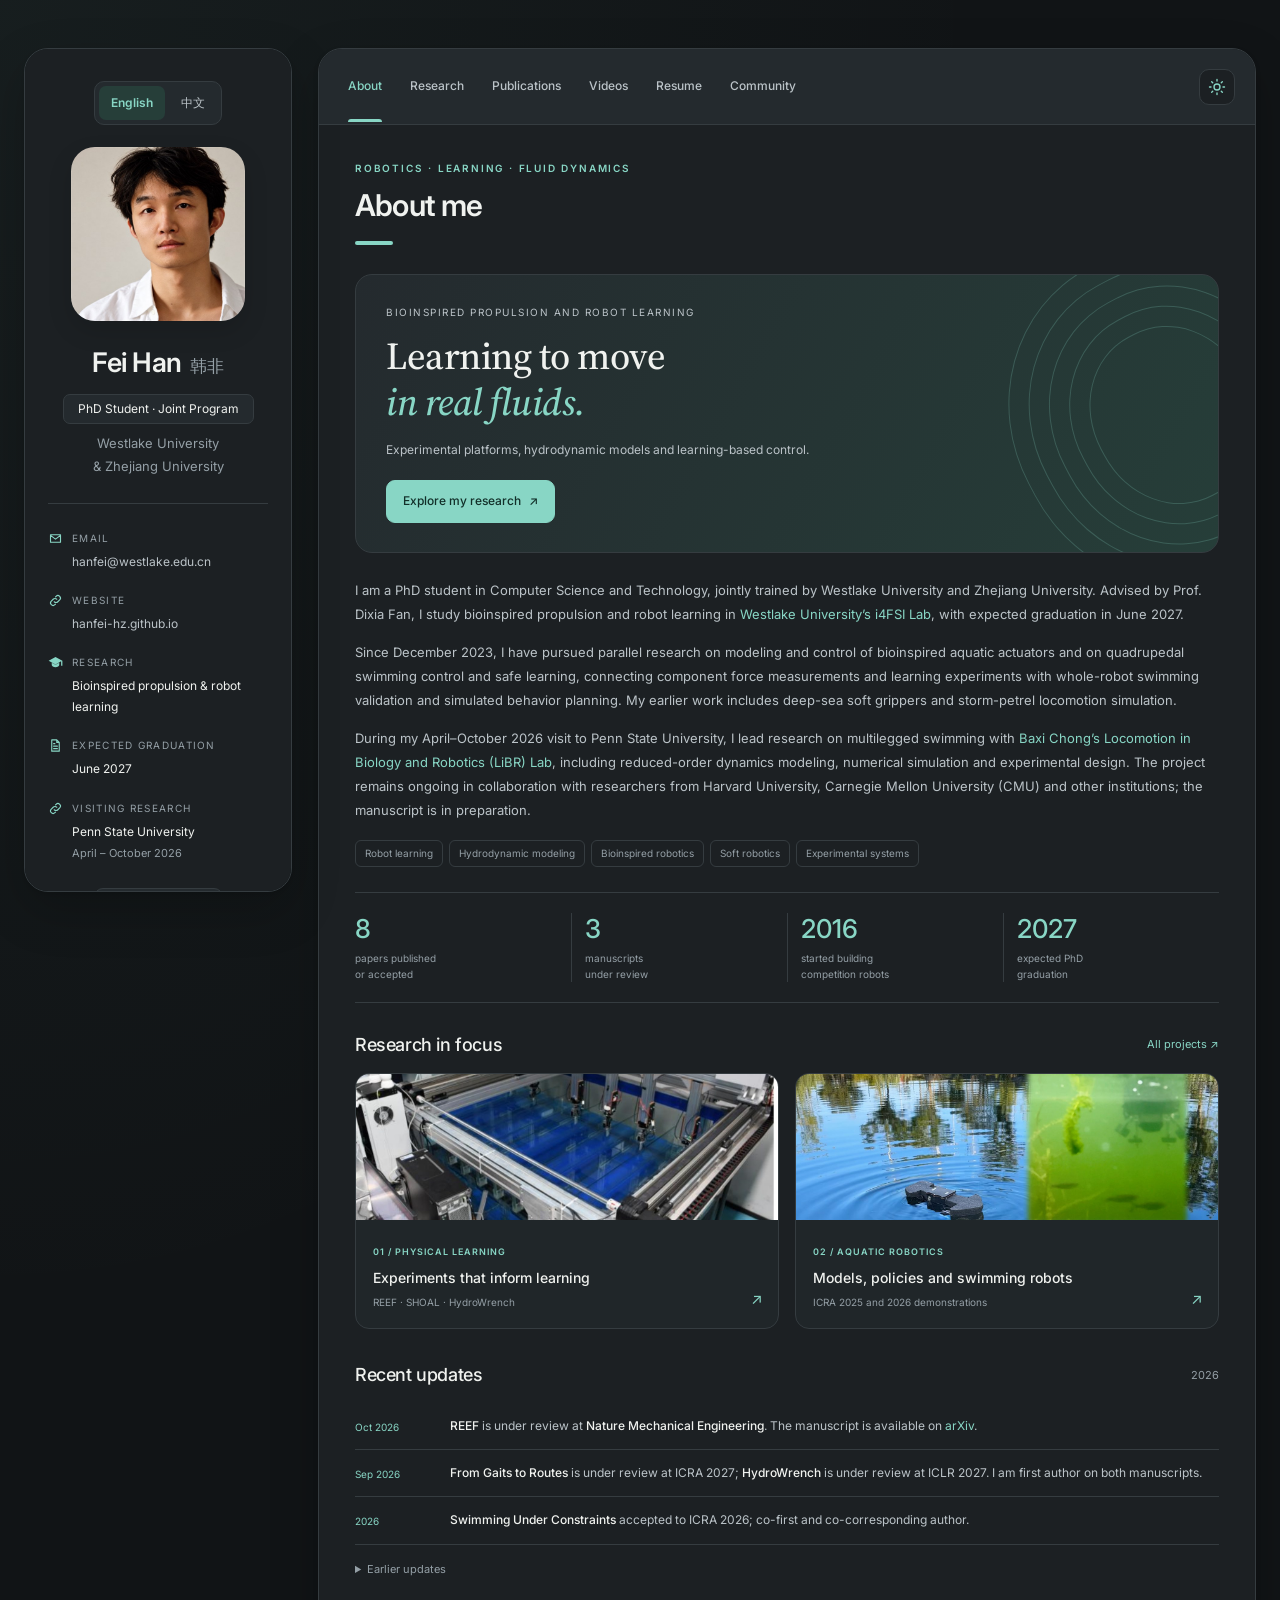
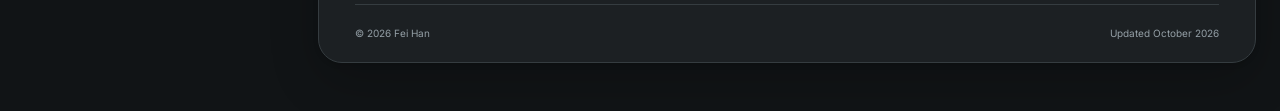
<file: index.html>
<!DOCTYPE html>
<html lang="en"><head><meta charset="UTF-8"><meta name="viewport" content="width=device-width, initial-scale=1.0">
<title>Fei Han · Robot Learning and Bioinspired Robotics</title><meta name="description" content="Fei Han, PhD student jointly trained by Westlake University and Zhejiang University. Bioinspired propulsion, robot learning, hydrodynamic modeling and soft robotics. Expected graduation: June 2027."><meta property="og:title" content="Fei Han · Robotics Research"><meta property="og:description" content="Fei Han, PhD student jointly trained by Westlake University and Zhejiang University. Bioinspired propulsion, robot learning, hydrodynamic modeling and soft robotics. Expected graduation: June 2027."><meta property="og:image" content="https://hanfei-hz.github.io/assets/img/shoal.jpg"><meta property="og:url" content="https://hanfei-hz.github.io/"><meta property="og:locale" content="en_US">
<link rel="canonical" href="https://hanfei-hz.github.io/"><link rel="alternate" hreflang="en" href="https://hanfei-hz.github.io/"><link rel="alternate" hreflang="zh-CN" href="https://hanfei-hz.github.io/zh.html"><link rel="alternate" hreflang="x-default" href="https://hanfei-hz.github.io/"><link rel="icon" href="./assets/favicon.svg" type="image/svg+xml">
<script>document.documentElement.dataset.theme='dark';try{var t=localStorage.getItem('theme');if(t==='light'||t==='dark')document.documentElement.dataset.theme=t;}catch(e){}</script>
<script src="./assets/js/language.js?v=20261021"></script>
<link rel="preconnect" href="https://fonts.googleapis.com"><link rel="preconnect" href="https://fonts.gstatic.com" crossorigin><link href="https://fonts.googleapis.com/css2?family=Inter:wght@400;500;600;700&family=Source+Serif+4:opsz,wght@8..60,500;8..60,600&display=swap" rel="stylesheet"><link rel="stylesheet" href="./assets/css/main.css?v=20261021"></head>
<body><a class="skip-link" href="#about">Skip to content</a><svg width="0" height="0" style="position:absolute" aria-hidden="true">
    <symbol id="i-mail" viewBox="0 0 24 24"><path fill="none" stroke="currentColor" stroke-width="1.8" stroke-linecap="round" stroke-linejoin="round" d="M4 6h16v12H4z M4 7l8 6 8-6"/></symbol>
    <symbol id="i-scholar" viewBox="0 0 24 24"><path fill="currentColor" d="M12 3 1 9l11 6 9-4.9V17h2V9L12 3zm-6 9.2V16c0 1.7 2.7 3.5 6 3.5s6-1.8 6-3.5v-3.8l-6 3.3-6-3.3z"/></symbol>
    <symbol id="i-github" viewBox="0 0 24 24"><path fill="currentColor" d="M12 2a10 10 0 0 0-3.2 19.5c.5.1.7-.2.7-.5v-1.7c-2.8.6-3.4-1.3-3.4-1.3-.5-1.2-1.1-1.5-1.1-1.5-.9-.6.1-.6.1-.6 1 .1 1.5 1 1.5 1 .9 1.6 2.4 1.1 3 .9.1-.7.4-1.1.6-1.4-2.2-.3-4.6-1.1-4.6-5 0-1.1.4-2 1-2.7-.1-.3-.4-1.3.1-2.7 0 0 .8-.3 2.7 1a9.4 9.4 0 0 1 5 0c1.9-1.3 2.7-1 2.7-1 .5 1.4.2 2.4.1 2.7.6.7 1 1.6 1 2.7 0 3.9-2.4 4.7-4.6 5 .4.3.7.9.7 1.9V21c0 .3.2.6.7.5A10 10 0 0 0 12 2z"/></symbol>
    <symbol id="i-rg" viewBox="0 0 24 24"><path fill="currentColor" d="M3 3h18v18H3V3zm5.3 4.2c-1.7 0-2.6.9-2.6 2.9v4.7c0 1.4.5 2 1.6 2h1.6v-1.2h-.9c-.6 0-.8-.3-.8-1v-4.4c0-1.3.4-1.8 1.2-1.8.7 0 1 .4 1 1.2V17h1.5V9.9c0-1.8-.8-2.7-2.6-2.7zm6.8 0c-1.6 0-2.5.9-2.5 2.6v4.6c0 1.8.9 2.7 2.5 2.7s2.5-.9 2.5-2.7v-2.1h-2.4v1.1h1v1.1c0 .9-.4 1.3-1.1 1.3s-1.1-.4-1.1-1.3V9.8c0-.9.4-1.3 1.1-1.3s1.1.4 1.1 1.3v.6h1.4v-.6c0-1.7-.9-2.6-2.5-2.6z"/></symbol>
    <symbol id="i-cv" viewBox="0 0 24 24"><path fill="none" stroke="currentColor" stroke-width="1.8" stroke-linecap="round" stroke-linejoin="round" d="M14 3H6v18h12V7l-4-4zm0 0v4h4M9 13h6M9 17h6M9 9h2"/></symbol>
    <symbol id="i-pdf" viewBox="0 0 24 24"><path fill="none" stroke="currentColor" stroke-width="1.8" stroke-linecap="round" stroke-linejoin="round" d="M14 3H6v18h12V7l-4-4zm0 0v4h4"/></symbol>
    <symbol id="i-link" viewBox="0 0 24 24"><path fill="none" stroke="currentColor" stroke-width="1.8" stroke-linecap="round" stroke-linejoin="round" d="M10 14a4 4 0 0 0 5.7 0l3-3a4 4 0 0 0-5.7-5.7l-1 1M14 10a4 4 0 0 0-5.7 0l-3 3a4 4 0 0 0 5.7 5.7l1-1"/></symbol>
    <symbol id="i-play" viewBox="0 0 24 24"><path fill="currentColor" d="M8 5v14l11-7z"/></symbol>
    <symbol id="i-code" viewBox="0 0 24 24"><path fill="none" stroke="currentColor" stroke-width="1.8" stroke-linecap="round" stroke-linejoin="round" d="m8 8-4 4 4 4m8-8 4 4-4 4m-6 3 4-14"/></symbol>
    <symbol id="i-quote" viewBox="0 0 24 24"><path fill="none" stroke="currentColor" stroke-width="1.8" stroke-linecap="round" stroke-linejoin="round" d="M8 9H5v6h4V9m0 6c0 2-1 3-3 3m12-9h-3v6h4V9m0 6c0 2-1 3-3 3"/></symbol>
    <symbol id="i-sun" viewBox="0 0 24 24"><g fill="none" stroke="currentColor" stroke-width="1.8" stroke-linecap="round"><circle cx="12" cy="12" r="4"/><path d="M12 2v2M12 20v2M4.9 4.9l1.4 1.4M17.7 17.7l1.4 1.4M2 12h2M20 12h2M4.9 19.1l1.4-1.4M17.7 6.3l1.4-1.4"/></g></symbol>
    <symbol id="i-moon" viewBox="0 0 24 24"><path fill="none" stroke="currentColor" stroke-width="1.8" stroke-linejoin="round" d="M20 14.5A8 8 0 0 1 9.5 4 8 8 0 1 0 20 14.5z"/></symbol>
    <symbol id="i-menu" viewBox="0 0 24 24"><path fill="none" stroke="currentColor" stroke-width="1.8" stroke-linecap="round" d="M4 7h16M4 12h16M4 17h16"/></symbol>
  </svg>
<div class="site-shell" id="top"><aside class="profile-card" aria-label="Profile">
      <nav class="language-switch" aria-label="Language"><a href="./index.html?lang=en" data-language="en" lang="en" aria-current="page">English</a><a href="./zh.html?lang=zh" data-language="zh" lang="zh-CN" >中文</a></nav>
      <div class="profile-top"><img class="portrait" src="./assets/img/portrait-neutral.jpg" alt="Portrait of Fei Han" width="560" height="558"><div class="profile-identity"><h1>Fei Han <span lang="zh-CN">韩非</span></h1><p class="role-label">PhD Student · Joint Program</p><p class="profile-affiliation">Westlake University<br>&amp; Zhejiang University</p></div></div>
      <button class="contact-toggle" id="contact-toggle" aria-expanded="false" aria-controls="profile-details">Contact &amp; links <span aria-hidden="true">⌄</span></button>
      <div class="profile-details" id="profile-details"><div class="profile-divider"></div><dl class="profile-facts">
      <div><dt><svg class="ic" aria-hidden="true"><use href="#i-mail"/></svg> Email</dt><dd><a href="mailto:hanfei@westlake.edu.cn">hanfei@westlake.edu.cn</a></dd></div>
      <div><dt><svg class="ic" aria-hidden="true"><use href="#i-link"/></svg> Website</dt><dd><a href="https://hanfei-hz.github.io/">hanfei-hz.github.io</a></dd></div>
      <div><dt><svg class="ic" aria-hidden="true"><use href="#i-scholar"/></svg> Research</dt><dd>Bioinspired propulsion &amp; robot learning</dd></div>
      <div><dt><svg class="ic" aria-hidden="true"><use href="#i-cv"/></svg> Expected graduation</dt><dd>June 2027</dd></div>
      <div><dt><svg class="ic" aria-hidden="true"><use href="#i-link"/></svg> Visiting research</dt><dd>Penn State University<span>April – October 2026</span></dd></div></dl>
      <ul class="links"><li><a class="pill" href="https://scholar.google.com/citations?user=3WVj0IoAAAAJ" target="_blank" rel="noopener"><svg class="ic" aria-hidden="true"><use href="#i-scholar"/></svg>Google Scholar</a></li><li><a class="pill" href="https://github.com/HanFei-hz" target="_blank" rel="noopener"><svg class="ic" aria-hidden="true"><use href="#i-github"/></svg>GitHub</a></li><li><a class="pill" href="https://www.researchgate.net/profile/Fei-Han-60" target="_blank" rel="noopener"><svg class="ic" aria-hidden="true"><use href="#i-rg"/></svg>ResearchGate</a></li><li><a class="pill pill-solid" href="#experience"><svg class="ic" aria-hidden="true"><use href="#i-cv"/></svg>CVs in English &amp; Chinese</a></li></ul>
      <p class="profile-note">Experiments, models and learning<br>for robots in real fluids.</p></div></aside><main class="content-card" id="main-content"><header class="panel-toolbar"><nav class="tab-nav" aria-label="Main sections"><a class="tab-link" id="tab-about" href="#about" aria-controls="about">About</a><a class="tab-link" id="tab-research" href="#research" aria-controls="research">Research</a><a class="tab-link" id="tab-publications" href="#publications" aria-controls="publications">Publications</a><a class="tab-link" id="tab-videos" href="#videos" aria-controls="videos">Videos</a><a class="tab-link" id="tab-experience" href="#experience" aria-controls="experience">Resume</a><a class="tab-link" id="tab-life" href="#life" aria-controls="life">Community</a></nav><button class="icon-btn" id="theme-toggle" aria-label="Switch color theme"><svg class="ic ic-moon" aria-hidden="true"><use href="#i-moon"/></svg><svg class="ic ic-sun" aria-hidden="true"><use href="#i-sun"/></svg></button></header><section class="panel" id="about" aria-labelledby="tab-about" tabindex="0"><p class="eyebrow">Robotics · Learning · Fluid dynamics</p><h2 class="section-title">About me</h2>
      <div class="intro-banner"><p class="intro-label">Bioinspired propulsion and robot learning</p><h3>Learning to move<br><em>in real fluids.</em></h3><p>Experimental platforms, hydrodynamic models and learning-based control.</p><a class="pill pill-solid" href="#research">Explore my research <span aria-hidden="true">↗</span></a><div class="flow-art" aria-hidden="true"><i></i><i></i><i></i><i></i><i></i></div></div>
      <div class="bio"><p>I am a PhD student in Computer Science and Technology, jointly trained by Westlake University and Zhejiang University. Advised by Prof. Dixia Fan, I study bioinspired propulsion and robot learning in <a href="https://i4fsi.lab.westlake.edu.cn/" target="_blank" rel="noopener">Westlake University’s i4FSI Lab</a>, with expected graduation in June 2027.</p>
      <p>Since December 2023, I have pursued parallel research on modeling and control of bioinspired aquatic actuators and on quadrupedal swimming control and safe learning, connecting component force measurements and learning experiments with whole-robot swimming validation and simulated behavior planning. My earlier work includes deep-sea soft grippers and storm-petrel locomotion simulation.</p>
      <p>During my April–October 2026 visit to Penn State University, I lead research on multilegged swimming with <a href="https://sites.psu.edu/libr/" target="_blank" rel="noopener">Baxi Chong’s Locomotion in Biology and Robotics (LiBR) Lab</a>, including reduced-order dynamics modeling, numerical simulation and experimental design. The project remains ongoing in collaboration with researchers from Harvard University, Carnegie Mellon University (CMU) and other institutions; the manuscript is in preparation.</p></div>
      <ul class="tags"><li>Robot learning</li><li>Hydrodynamic modeling</li><li>Bioinspired robotics</li><li>Soft robotics</li><li>Experimental systems</li></ul>
      <section class="stats" aria-label="Research at a glance"><div><strong>8</strong><span>papers published<br>or accepted</span></div><div><strong>3</strong><span>manuscripts<br>under review</span></div><div><strong>2016</strong><span>started building<br>competition robots</span></div><div><strong>2027</strong><span>expected PhD<br>graduation</span></div></section>
      <div class="section-heading"><h3>Research in focus</h3><a href="#research">All projects ↗</a></div><div class="focus-grid"><a class="focus-card" href="#research"><img src="./assets/img/shoal.jpg" alt="SHOAL experimental platform" width="1200" height="721"><div><span class="theme-kicker">01 / Physical learning</span><h4>Experiments that inform learning</h4><p>REEF · SHOAL · HydroWrench</p></div><span class="card-arrow" aria-hidden="true">↗</span></a><a class="focus-card" href="#videos"><img src="./assets/img/lts_outdoor.jpg" alt="Quadrupedal swimming robot" width="1400" height="800"><div><span class="theme-kicker">02 / Aquatic robotics</span><h4>Models, policies and swimming robots</h4><p>ICRA 2025 and 2026 demonstrations</p></div><span class="card-arrow" aria-hidden="true">↗</span></a></div>
      <section class="news-block" id="news"><div class="section-heading"><h3>Recent updates</h3><span class="muted">2026</span></div><ol class="news">
      <li><time>Oct 2026</time><p><strong>REEF</strong> is under review at <strong>Nature Mechanical Engineering</strong>. The manuscript is available on <a href="https://arxiv.org/abs/2609.14254" target="_blank" rel="noopener">arXiv</a>.</p></li>
      <li><time>Sep 2026</time><p><strong>From Gaits to Routes</strong> is under review at ICRA 2027; <strong>HydroWrench</strong> is under review at ICLR 2027. I am first author on both manuscripts.</p></li>
      <li><time>2026</time><p><strong>Swimming Under Constraints</strong> accepted to ICRA 2026; co-first and co-corresponding author.</p></li></ol><details class="older-news"><summary>Earlier updates</summary><ol class="news"><li><time>Apr 2026</time><p>Started the April–October visiting appointment at Penn State University.</p></li><li><time>2025</time><p><strong>Learn to Swim</strong> published at ICRA 2025.</p></li><li><time>2023</time><p>Storm-petrel simulation research published in <em>Bioinspiration &amp; Biomimetics</em>.</p></li></ol></details></section></section><section class="panel" id="research" aria-labelledby="tab-research" tabindex="0"><h2 class="section-title">Research projects</h2><p class="section-intro">My work connects experimental systems, hydrodynamic models and learning algorithms. Modeling and control of bioinspired aquatic actuators, including work on the REEF learning framework, and quadrupedal swimming control and safe learning are parallel directions within my ongoing doctoral research.</p><article class="theme"><figure class="theme-media"><img src="./assets/img/shoal.jpg" alt="SHOAL experimental array" loading="lazy" class=""></figure><div class="theme-body"><p class="project-date">Dec 2023 – present · Doctoral research</p><h3>Bioinspired aquatic actuators: modeling and control</h3><p>Contribute to force measurement, hydrodynamic modeling and learning control for webbed paddles, flapping fins and tail fins. The REEF framework combines the SHOAL force-measurement platform and V-STAR learning pipeline for imitation learning, surrogate-model-based offline optimization and online hardware fine-tuning. Also contribute to HydroWrench, a dataset and benchmark for offline reconstruction of six-axis interface loads from motion commands.</p><p class="theme-refs">Nature Mechanical Engineering · Under review / HydroWrench · ICLR 2027 · Under review · First author</p></div></article><article class="theme"><figure class="theme-media"><img src="./assets/img/lts_outdoor.jpg" alt="Quadrupedal swimming robot in an outdoor pond" loading="lazy" class=""></figure><div class="theme-body"><p class="project-date">Dec 2023 – present · Doctoral research</p><h3>Quadruped swimming control and safe learning</h3><p>Apply component hydrodynamic models to whole-robot gait optimization and hardware validation, and transfer periodic gaits learned through safe reinforcement learning on a single-leg platform to the robot. Study behavior planning and route following in simulation.</p><p class="theme-refs">Learn to Swim · ICRA 2025 / Swimming Under Constraints · ICRA 2026 / From Gaits to Routes · ICRA 2027 · Under review · First author</p></div></article><div class="service-card"><h3>Applied collaboration with DEEP Robotics</h3><p class="project-date">Arctic expedition application · Aug 2025</p><p>The collaboration adopted my force-testing, modeling and motion-parameter-optimization framework. I participated in discussions on specialized foot design as a project contributor.</p></div><h3 class="section-subtitle">Visiting and earlier research</h3><div class="service-card"><p class="project-date">Apr 2026 – present · Visit to Penn State: Apr – Oct 2026</p><h3>Multilegged swimming</h3><p>Lead research on multilegged swimming, including reduced-order dynamics modeling, numerical simulation and experimental design. This ongoing project involves collaboration with researchers from Harvard University, Carnegie Mellon University (CMU) and other institutions. The manuscript is in preparation.</p><p class="theme-refs"><a href="https://sites.psu.edu/libr/" target="_blank" rel="noopener">Baxi Chong’s LiBR Lab · Penn State</a></p></div><article class="theme"><figure class="theme-media"><img src="./assets/img/petrel_model.jpg" alt="Storm-petrel simulation model" loading="lazy" class="fit"></figure><div class="theme-body"><p class="project-date">Jul 2022 – Oct 2023 · Westlake University</p><h3>Storm-petrel locomotion simulation</h3><p>Contributed to air–water modeling, deep reinforcement learning parameter tuning and simulation analysis of pattering and sea-anchoring. This early simulation project began during my research-assistant appointment and continued into the beginning of my PhD.</p><p class="theme-refs">Bioinspiration &amp; Biomimetics · 2023 · Co-first author</p></div></article><article class="theme"><figure class="theme-media"><img src="./assets/img/soft-gripper.jpg" alt="Deep-sea soft gripper prototype" loading="lazy" class="fit"></figure><div class="theme-body"><p class="project-date">Sep 2019 – Jun 2022 · MEng research</p><h3>Deep-sea soft robotic gripper</h3><p>As a core student contributor, led structural design, fabrication, sensing and control development. Discussed technical approaches with my advisor and guided junior students in implementation and experiments. Also contributed to background research and preparation of project proposal materials.</p><p class="theme-refs">NSFC Major Research Plan Integrated Project 92048302 · Fundamental Research on Robots Combining Rigid, Flexible and Soft Structures for Operations in Extreme Environments</p></div></article><article class="theme"><figure class="theme-media"><img src="./assets/img/robomaster-team.webp" alt="RoboMaster robots and Zhengzhou University team" loading="lazy" class="fit"></figure><div class="theme-body"><p class="project-date">Sep 2016 – 2019 · Zhengzhou University</p><h3>RoboMaster development and team leadership</h3><p>Participated in the 2017, 2018 and 2019 seasons; captain in the 2017–2018 academic year. Developed STM32 hardware and C control software for infantry, hero, engineer, aerial and sentry robots. As captain, coordinated technical planning, task allocation, schedules and system integration.</p><p class="theme-refs">Embedded systems · Robot integration · Team coordination</p></div></article></section><section class="panel" id="publications" aria-labelledby="tab-publications" tabindex="0"><div class="section-head"><h2 class="section-title">Publications</h2><div class="filters" role="group" aria-label="Filter publications"><button class="chip is-active" data-filter="all">All</button><button class="chip" data-filter="published">Published / accepted</button><button class="chip" data-filter="review">Under review</button></div></div><p class="legend">* Equal contribution · ✉ Corresponding author · My name is in bold.</p><h3 class="pub-group" data-group="published">Published and accepted</h3><ol class="pubs"><li class="pub " data-status="published"><figure class="pub-thumb"><img src="./assets/img/saferl_framework.jpg" alt="Swimming Under Constraints: A Safe Reinforcement Learning Framework for Quadrupedal Bio-Inspired Propulsion" loading="lazy"></figure><div class="pub-body"><p class="venue"><span class="badge badge-pub">Accepted</span> ICRA 2026</p><h4>Swimming Under Constraints: A Safe Reinforcement Learning Framework for Quadrupedal Bio-Inspired Propulsion</h4><p class="authors">Xinyu Cui*, <b>Fei Han</b>*✉, Hang Xu, Yongcheng Zeng, Luoyang Sun, Ruizhi Zhang, Jian Zhao, Haifeng Zhang, Weikun Li, Hao Chen, Jun Wang, Dixia Fan✉</p><p class="tldr">Studies force-constrained safe reinforcement learning on a single-leg towing platform and transfers learned periodic gaits to a quadrupedal robot through diagonal-phase coordination.</p><div class="pub-links"><a href="https://arxiv.org/abs/2603.04073" target="_blank" rel="noopener">arXiv</a><a href="https://arxiv.org/pdf/2603.04073v1" target="_blank" rel="noopener">PDF</a><a href="#video-icra2026">Video</a><button data-bib="bib-saferl"><svg class="ic" aria-hidden="true"><use href="#i-quote"/></svg>BibTeX</button></div></div></li><li class="pub " data-status="published"><figure class="pub-thumb"><img src="./assets/img/lts_experiment.jpg" alt="Learn to Swim: Data-Driven LSTM Hydrodynamic Model for Quadruped Robot Gait Optimization" loading="lazy"></figure><div class="pub-body"><p class="venue"><span class="badge badge-pub">Published</span> ICRA 2025 · pp. 10261–10267</p><h4>Learn to Swim: Data-Driven LSTM Hydrodynamic Model for Quadruped Robot Gait Optimization</h4><p class="authors"><b>Fei Han</b>, Pengming Guo, Hao Chen, Weikun Li, Jingbo Ren, Naijun Liu, Ning Yang, Dixia Fan✉</p><p class="tldr">Builds an LSTM model from webbed-leg force measurements and combines it with measured body drag for swimming-gait optimization and whole-robot validation.</p><div class="pub-links"><a href="https://doi.org/10.1109/ICRA55743.2025.11128080" target="_blank" rel="noopener">DOI</a><a href="https://arxiv.org/abs/2505.03146" target="_blank" rel="noopener">arXiv</a><a href="https://github.com/HanFei-hz/Dog_LSTM" target="_blank" rel="noopener">Code</a><a href="#video-icra2025">Video</a><button data-bib="bib-lts"><svg class="ic" aria-hidden="true"><use href="#i-quote"/></svg>BibTeX</button></div></div></li><li class="pub " data-status="published"><figure class="pub-thumb"><img src="./assets/img/petrel_drl.jpg" alt="Exploring Storm Petrel Pattering and Sea-Anchoring Using Deep Reinforcement Learning" loading="lazy"></figure><div class="pub-body"><p class="venue"><span class="badge badge-pub">Published</span> Bioinspiration &amp; Biomimetics · 2023 · 18(6): 066016</p><h4>Exploring Storm Petrel Pattering and Sea-Anchoring Using Deep Reinforcement Learning</h4><p class="authors">Jiaqi Xue*, <b>Fei Han</b>*, Brett Klaassen van Oorschot, Glenna Clifton, Dixia Fan✉</p><p class="tldr">Combines air–water modeling and deep reinforcement learning in simulation to study storm-petrel pattering and sea-anchoring behaviors.</p><div class="pub-links"><a href="https://doi.org/10.1088/1748-3190/ad00a2" target="_blank" rel="noopener">DOI</a><button data-bib="bib-petrel"><svg class="ic" aria-hidden="true"><use href="#i-quote"/></svg>BibTeX</button></div></div></li><li class="pub pub-compact" data-status="published"><div class="pub-body"><p class="venue"><span class="badge badge-pub">Published</span> Physics of Fluids · 2023 · 35(10): 101914</p><h4>Force Decomposition on Flapping Flexible Plate via Impulse Theory and Dynamic Mode Decomposition</h4><p class="authors">Linlin Kang, Shiying Xiong, Buchen Wu, Chao Li, Mingming Ge, Dehan Yuan, <b>Fei Han</b>, Weicheng Cui</p><p class="tldr">Uses impulse theory and dynamic mode decomposition to analyze fluid forces on a flapping flexible plate.</p><div class="pub-links"><a href="https://doi.org/10.1063/5.0169989" target="_blank" rel="noopener">DOI</a></div></div></li><li class="pub pub-compact" data-status="published"><div class="pub-body"><p class="venue"><span class="badge badge-pub">Published</span> Physics of Fluids · 2023 · 35(9): 091904</p><h4>Propulsive Performance and Vortex Dynamics of Jellyfish-like Propulsion with Burst-and-Coast Strategy</h4><p class="authors">Linlin Kang, An-Kang Gao, <b>Fei Han</b>, Weicheng Cui, Xi-Yun Lu</p><p class="tldr">Examines the propulsion and vortex dynamics of jellyfish-like motion using a burst-and-coast strategy.</p><div class="pub-links"><a href="https://doi.org/10.1063/5.0160878" target="_blank" rel="noopener">DOI</a></div></div></li><li class="pub " data-status="published"><figure class="pub-thumb"><img src="./assets/img/soft-gripper.jpg" alt="Design of a Composite-Cavity Bioinspired Soft Hand for Underwater Grasping" loading="lazy"></figure><div class="pub-body"><p class="venue"><span class="badge badge-pub">Published</span> Robot · 2023 · 45(2): 207–217 · In Chinese</p><h4>Design of a Composite-Cavity Bioinspired Soft Hand for Underwater Grasping</h4><p class="authors"><b>Fei Han</b>, Daohui Zhang, Xingang Zhao, et al.</p><p class="tldr">Develops a composite-cavity soft gripper for underwater manipulation, covering structural design, fabrication and experimental evaluation.</p><div class="pub-links"><a href="https://doi.org/10.13973/j.cnki.robot.210473" target="_blank" rel="noopener">DOI</a></div></div></li><li class="pub " data-status="published"><figure class="pub-thumb"><img src="./assets/img/soft-gripper-control.webp" alt="Human-Robot Interaction Control of a Soft Hand Based on a Curvature Prediction Model" loading="lazy"></figure><div class="pub-body"><p class="venue"><span class="badge badge-pub">Published</span> Automation &amp; Instrumentation · 2022 · 37(7): 43–47 · In Chinese</p><h4>Human-Robot Interaction Control of a Soft Hand Based on a Curvature Prediction Model</h4><p class="authors"><b>Fei Han</b>, Daohui Zhang, Xingang Zhao</p><p class="tldr">Models soft-finger bending with an LSTM predictor and develops human–robot interaction control with a data glove.</p><div class="pub-links"><a href="https://doi.org/10.19557/j.cnki.1001-9944.2022.07.009" target="_blank" rel="noopener">DOI</a></div></div></li><li class="pub pub-compact" data-status="published"><div class="pub-body"><p class="venue"><span class="badge badge-pub">Published</span> IEEE ROBIO · 2021</p><h4>An Underwater Soft Claw Based on Bionic Principle</h4><p class="authors">Yanxu Sun, <b>Fei Han</b>, Daohui Zhang, Xingang Zhao, Dan Ye</p><p class="tldr">Investigates the design and operation of a bioinspired soft claw for underwater grasping.</p><div class="pub-links"></div></div></li></ol><h3 class="pub-group" data-group="review">Under review</h3><ol class="pubs"><li class="pub " data-status="review"><figure class="pub-thumb"><img src="./assets/img/reef_overview.jpg" alt="Embracing Flow Unsteadiness: A High-Throughput Learning Platform Enables Vortex-Exploiting Bioinspired Propulsion" loading="lazy"></figure><div class="pub-body"><p class="venue"><span class="badge badge-review">Under review</span> Nature Mechanical Engineering</p><h4>Embracing Flow Unsteadiness: A High-Throughput Learning Platform Enables Vortex-Exploiting Bioinspired Propulsion</h4><p class="authors"><b>Fei Han</b>*, Xinyu Cui*, Zhipeng Wang*, Ning Yang, Hang Xu, Haifeng Zhang, Zhongming Hu, Jun Wang, Junfeng Du, Dixia Fan✉</p><p class="tldr">REEF combines the SHOAL force-measurement platform and V-STAR learning pipeline to study webbed paddles, flapping fins and tail fins through imitation learning, surrogate-model-based offline optimization and online hardware fine-tuning.</p><div class="pub-links"><a href="https://arxiv.org/abs/2609.14254" target="_blank" rel="noopener">arXiv</a><a href="https://arxiv.org/pdf/2609.14254v1" target="_blank" rel="noopener">PDF</a><button data-bib="bib-reef"><svg class="ic" aria-hidden="true"><use href="#i-quote"/></svg>BibTeX</button></div></div></li><li class="pub pub-compact" data-status="review"><div class="pub-body"><p class="venue"><span class="badge badge-review">Under review</span> ICRA 2027 · First author</p><h4>From Gaits to Routes: Execution-Aware Hybrid Behavior Planning for Quadrupedal Swimming with Experiment-Calibrated Hydrodynamics</h4><p class="tldr">Studies hybrid behavior planning and skill distillation for quadrupedal swimming in an experiment-calibrated hydrodynamic simulator.</p><div class="pub-links"></div></div></li><li class="pub pub-compact" data-status="review"><div class="pub-body"><p class="venue"><span class="badge badge-review">Under review</span> ICLR 2027 · First author</p><h4>HydroWrench: A Dataset and Benchmark for Dynamic Load Reconstruction in Bioinspired Aquatic Mechanisms</h4><p class="tldr">Builds a dataset and benchmark for offline reconstruction of six-axis interface loads from motion commands in bioinspired aquatic mechanisms.</p><div class="pub-links"></div></div></li></ol><p class="more">Also on <a href="https://scholar.google.com/citations?user=3WVj0IoAAAAJ" target="_blank" rel="noopener">Google Scholar</a>.</p></section><section class="panel" id="videos" aria-labelledby="tab-videos" tabindex="0"><h2 class="section-title">ICRA videos</h2><p class="section-intro">Experiments on webbed-leg hydrodynamic modeling and safe learning, alongside quadrupedal gait optimization and swimming validation.</p><div class="videos"><figure class="video-card" id="video-icra2025"><div class="video-frame"><video controls preload="metadata" playsinline poster="./assets/img/icra2025-video-poster.jpg"><source src="./assets/videos/icra2025.mp4" type="video/mp4">Your browser does not support HTML video.</video></div><figcaption><span class="badge badge-pub">ICRA 2025</span> Learn to Swim</figcaption></figure><figure class="video-card" id="video-icra2026"><div class="video-frame"><video controls preload="metadata" playsinline poster="./assets/img/icra2026-video-poster.jpg"><source src="./assets/videos/icra2026.mp4" type="video/mp4">Your browser does not support HTML video.</video></div><figcaption><span class="badge badge-pub">ICRA 2026</span> Swimming Under Constraints</figcaption></figure></div></section><section class="panel" id="experience" aria-labelledby="tab-experience" tabindex="0"><h2 class="section-title">Education and experience</h2><h3 class="section-subtitle">Education</h3><ol class="timeline"><li><time>Aug 2023 – Jun 2027 (expected)</time><h4>Joint PhD Program · Westlake University &amp; Zhejiang University</h4><p>Computer Science and Technology · Advisor: Prof. Dixia Fan. Research at <a href="https://i4fsi.lab.westlake.edu.cn/" target="_blank" rel="noopener">Westlake University’s i4FSI Lab</a>.</p></li><li><time>Sep 2019 – Jun 2022</time><h4>MEng · University of Chinese Academy of Sciences</h4><p>Pattern Recognition and Intelligent Systems · Advisor: Xingang Zhao. Research at the State Key Laboratory of Robotics, Shenyang Institute of Automation, Chinese Academy of Sciences.</p></li><li><time>Sep 2015 – Jul 2019</time><h4>BEng · Zhengzhou University</h4><p>Measurement and Control Technology and Instruments.</p></li></ol><h3 class="section-subtitle">Research appointments</h3><ol class="timeline"><li><time>Apr – Oct 2026</time><h4>Visiting Scholar · Pennsylvania State University</h4><p><a href="https://sites.psu.edu/libr/" target="_blank" rel="noopener">Baxi Chong’s LiBR Lab</a>. Lead multilegged-swimming research, including reduced-order modeling, numerical simulation and experimental design. The collaboration continues beyond the visiting period.</p></li><li><time>Jul 2022 – Aug 2023</time><h4>Research Assistant · Westlake University</h4><p>Contributed to air–water modeling, deep reinforcement learning parameter tuning and simulation analysis for storm-petrel locomotion.</p></li></ol><h3 class="section-subtitle">Research timeline</h3><ol class="timeline"><li><time>Apr 2026 – present</time><h4>Multilegged swimming collaboration</h4><p>Lead multilegged-swimming research and experimental design in an ongoing collaboration with Baxi Chong’s team and researchers from Harvard University, Carnegie Mellon University and other institutions; manuscript in preparation.</p></li><li><time>Dec 2023 – present</time><h4>Bioinspired aquatic actuators and quadrupedal swimming</h4><p>Research on aquatic actuators and the REEF learning framework runs in parallel with quadrupedal swimming; papers mark stages within this continuing work.</p></li><li><time>Jul 2022 – Oct 2023</time><h4>Storm-petrel locomotion simulation</h4><p>Contributed to air–water modeling, reinforcement-learning tuning and simulation analysis, from the research-assistant stage through early PhD study.</p></li><li><time>Sep 2019 – Jun 2022</time><h4>Deep-sea soft robotic gripper</h4><p>Personal MEng research period; design, fabrication, sensing, control and proposal preparation.</p></li><li><time>Sep 2016 – 2019</time><h4>RoboMaster</h4><p>Captain, 2017–2018 academic year.</p></li></ol><h3 class="section-subtitle">Download a CV</h3><p class="section-intro">Two-page CVs with QR codes for my homepage and research groups. Choose the research context and language.</p><div class="cv-downloads"><article class="cv-option"><h3>Industry research</h3><p>Projects, technical contributions and team leadership.</p><div class="pub-links"><a href="./assets/files/cv-industry-en.pdf?v=20261023-refined" target="_blank" rel="noopener" lang="en">English PDF <svg class="ic" aria-hidden="true"><use href="#i-pdf"/></svg></a><a href="./assets/files/cv-industry-zh.pdf?v=20261023-refined" target="_blank" rel="noopener" lang="zh-CN">中文 PDF <svg class="ic" aria-hidden="true"><use href="#i-pdf"/></svg></a></div></article><article class="cv-option"><h3>Academic research</h3><p>Research, publications and academic service.</p><div class="pub-links"><a href="./assets/files/cv-academic-en.pdf?v=20261023-refined" target="_blank" rel="noopener" lang="en">English PDF <svg class="ic" aria-hidden="true"><use href="#i-pdf"/></svg></a><a href="./assets/files/cv-academic-zh.pdf?v=20261023-refined" target="_blank" rel="noopener" lang="zh-CN">中文 PDF <svg class="ic" aria-hidden="true"><use href="#i-pdf"/></svg></a></div></article></div><h3 class="section-subtitle">Selected honors</h3><ul class="achievement-list"><li><time>2017 / 2018</time><p>RoboMaster · Third Prize in the 2017 Western Regional and 2018 Central Regional competitions.</p></li><li><time>2017</time><p>National Undergraduate Electronics Design Contest · Second Prize, Henan Region, undergraduate division.</p></li><li><time>2018</time><p>Zhengzhou University “Creating Youth” Entrepreneurship Competition · Special Prize for the 3D Scanner project.</p></li></ul></section><section class="panel" id="life" aria-labelledby="tab-life" tabindex="0"><h2 class="section-title">Service and community</h2><p class="section-intro">Teaching through outreach, organizing exchanges and contributing to campus life are part of my development as a researcher.</p><div class="service-grid"><article class="service-card"><h3>IROS 2025 campus visits and exchange</h3><p>As a core organizer and presenter for laboratory-hosted visits to Westlake University, welcomed professors, researchers and industry guests. Introduced the university, laboratory research and results, and discussed bioinspired robotics, fluid mechanics and intelligent control.</p></article><article class="service-card"><h3>Laboratory open days and science outreach</h3><p>Repeatedly hosted primary and secondary school visits organized by the School of Engineering, introducing research platforms and explaining bioinspired robotics and fluid mechanics.</p></article><article class="service-card"><h3>Conference volunteering</h3><p>Supported conference organization and on-site service at an intelligent-fluids academic meeting hosted by the School of Engineering.</p></article><article class="service-card"><h3>Undergraduate residential-college exchanges</h3><p>Shared research experiences and reflections on postgraduate study as a senior graduate student, helping undergraduates explore research and future study.</p></article><article class="service-card"><h3>Westlake University Xinyue Choir</h3><p>Participated in group rehearsals and university performances, learning through musical practice and collaboration.</p></article><article class="service-card"><h3>Exercise and life outside research</h3><p>Maintain regular exercise alongside research, with interests in badminton, fitness, singing and photography.</p></article></div><h3 class="section-subtitle">Engineering memories</h3><div class="archive-gallery"><figure><img src="./assets/img/robomaster-team.webp" alt="RoboMaster team and robot platforms" loading="lazy"><figcaption>RoboMaster robots and team during undergraduate study.</figcaption></figure><figure><img src="./assets/img/soft-gripper-control.webp" alt="Data-glove interaction with a soft robotic hand" loading="lazy"><figcaption>Data-glove interaction experiments with the soft gripper during MEng research.</figcaption></figure></div><h3 class="section-subtitle">Code and tools</h3><ul class="repos"><li><a href="https://github.com/HanFei-hz/Dog_LSTM" target="_blank" rel="noopener"><b>Dog_LSTM</b><span>LSTM hydrodynamics and gait optimization</span></a></li><li><a href="https://github.com/HanFei-hz/Leg_offlineDRL" target="_blank" rel="noopener"><b>Leg_offlineDRL</b><span>Offline reinforcement learning for a swimming leg</span></a></li><li><a href="https://github.com/HanFei-hz/WaterLily" target="_blank" rel="noopener"><b>WaterLily</b><span>CFD experiments for flapping and undulating bodies</span></a></li><li><a href="./assets/files/rl_explorer.html" target="_blank" rel="noopener"><b>RL Explorer</b><span>Interactive reinforcement-learning knowledge graph (English)</span></a></li></ul></section>
<footer class="footer"><p>© 2026 Fei Han</p><p>Updated October 2026</p></footer></main></div>
<dialog class="bib-dialog" id="bib-dialog"><form method="dialog"><div class="bib-head"><strong>BibTeX</strong><div><button type="button" class="chip" id="bib-copy">Copy</button><button class="chip">Close</button></div></div><pre id="bib-text"></pre></form></dialog>
<template id="bib-reef">@article{han2026reef,
  title   = {Embracing Flow Unsteadiness: A High-Throughput Learning Platform Enables Vortex-Exploiting Bioinspired Propulsion},
  author  = {Han, Fei and Cui, Xinyu and Wang, Zhipeng and Yang, Ning and Xu, Hang and Zhang, Haifeng and Hu, Zhongming and Wang, Jun and Du, Junfeng and Fan, Dixia},
  journal = {arXiv preprint arXiv:2609.14254},
  year    = {2026},
  doi     = {10.48550/arXiv.2609.14254}
}</template>
<template id="bib-saferl">@inproceedings{cui2026swimming,
  title     = {Swimming Under Constraints: A Safe Reinforcement Learning Framework for Quadrupedal Bio-Inspired Propulsion},
  author    = {Cui, Xinyu and Han, Fei and Xu, Hang and Zeng, Yongcheng and Sun, Luoyang and Zhang, Ruizhi and Zhao, Jian and Zhang, Haifeng and Li, Weikun and Chen, Hao and Wang, Jun and Fan, Dixia},
  booktitle = {2026 IEEE International Conference on Robotics and Automation (ICRA)},
  year      = {2026},
  note      = {arXiv:2603.04073}
}</template>
<template id="bib-lts">@inproceedings{han2025learn,
  title     = {Learn to Swim: Data-Driven LSTM Hydrodynamic Model for Quadruped Robot Gait Optimization},
  author    = {Han, Fei and Guo, Pengming and Chen, Hao and Li, Weikun and Ren, Jingbo and Liu, Naijun and Yang, Ning and Fan, Dixia},
  booktitle = {2025 IEEE International Conference on Robotics and Automation (ICRA)},
  pages     = {10261--10267},
  year      = {2025},
  doi       = {10.1109/ICRA55743.2025.11128080}
}</template>
<template id="bib-petrel">@article{xue2023exploring,
  title   = {Exploring storm petrel pattering and sea-anchoring using deep reinforcement learning},
  author  = {Xue, Jiaqi and Han, Fei and Klaassen van Oorschot, Brett and Clifton, Glenna and Fan, Dixia},
  journal = {Bioinspiration \& Biomimetics},
  volume  = {18},
  number  = {6},
  pages   = {066016},
  year    = {2023},
  doi     = {10.1088/1748-3190/ad00a2}
}</template>
<script src="./assets/js/main.js?v=20261021"></script>
<!-- Cloudflare Web Analytics -->
<script type="module" src="https://static.cloudflareinsights.com/beacon.min.js" data-cf-beacon='{"token": "4a9b78b9961f4cfc9258f3010cb69058"}'></script>
<!-- End Cloudflare Web Analytics -->
</body></html>
</file>
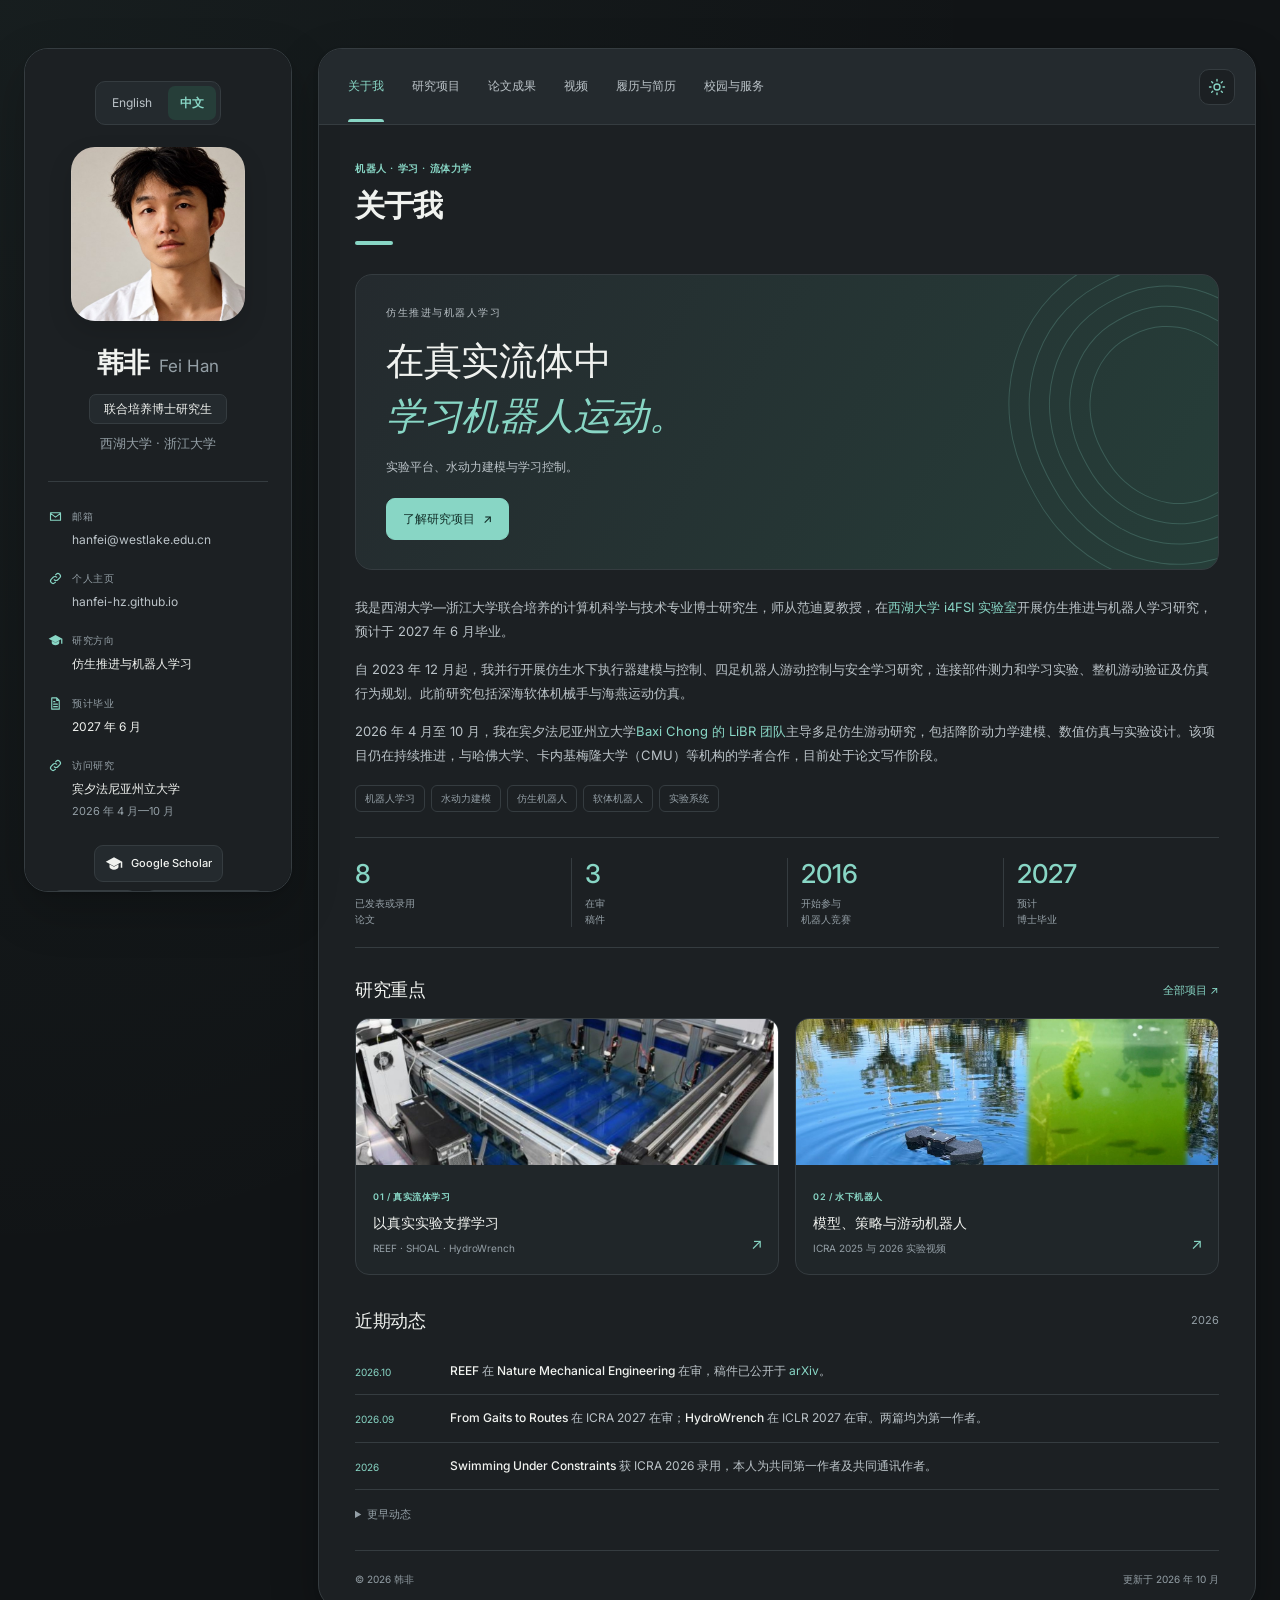
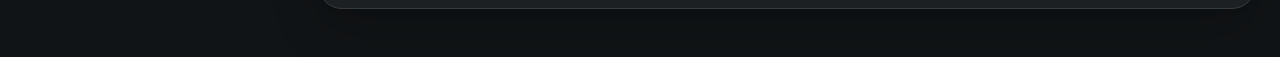
<file: zh.html>
<!DOCTYPE html>
<html lang="zh-CN"><head><meta charset="UTF-8"><meta name="viewport" content="width=device-width, initial-scale=1.0">
<title>韩非 · 机器人学习与仿生机器人</title><meta name="description" content="韩非，西湖大学—浙江大学联合培养博士研究生。研究仿生推进、机器人学习、水动力建模与软体机器人，预计2027年6月毕业。"><meta property="og:title" content="韩非 · 机器人研究"><meta property="og:description" content="韩非，西湖大学—浙江大学联合培养博士研究生。研究仿生推进、机器人学习、水动力建模与软体机器人，预计2027年6月毕业。"><meta property="og:image" content="https://hanfei-hz.github.io/assets/img/shoal.jpg"><meta property="og:url" content="https://hanfei-hz.github.io/zh.html"><meta property="og:locale" content="zh_CN">
<link rel="canonical" href="https://hanfei-hz.github.io/zh.html"><link rel="alternate" hreflang="en" href="https://hanfei-hz.github.io/"><link rel="alternate" hreflang="zh-CN" href="https://hanfei-hz.github.io/zh.html"><link rel="alternate" hreflang="x-default" href="https://hanfei-hz.github.io/"><link rel="icon" href="./assets/favicon.svg" type="image/svg+xml">
<script>document.documentElement.dataset.theme='dark';try{var t=localStorage.getItem('theme');if(t==='light'||t==='dark')document.documentElement.dataset.theme=t;}catch(e){}</script>
<script src="./assets/js/language.js?v=20261021"></script>
<link rel="preconnect" href="https://fonts.googleapis.com"><link rel="preconnect" href="https://fonts.gstatic.com" crossorigin><link href="https://fonts.googleapis.com/css2?family=Inter:wght@400;500;600;700&family=Source+Serif+4:opsz,wght@8..60,500;8..60,600&display=swap" rel="stylesheet"><link rel="stylesheet" href="./assets/css/main.css?v=20261021"></head>
<body><a class="skip-link" href="#about">跳至正文</a><svg width="0" height="0" style="position:absolute" aria-hidden="true">
    <symbol id="i-mail" viewBox="0 0 24 24"><path fill="none" stroke="currentColor" stroke-width="1.8" stroke-linecap="round" stroke-linejoin="round" d="M4 6h16v12H4z M4 7l8 6 8-6"/></symbol>
    <symbol id="i-scholar" viewBox="0 0 24 24"><path fill="currentColor" d="M12 3 1 9l11 6 9-4.9V17h2V9L12 3zm-6 9.2V16c0 1.7 2.7 3.5 6 3.5s6-1.8 6-3.5v-3.8l-6 3.3-6-3.3z"/></symbol>
    <symbol id="i-github" viewBox="0 0 24 24"><path fill="currentColor" d="M12 2a10 10 0 0 0-3.2 19.5c.5.1.7-.2.7-.5v-1.7c-2.8.6-3.4-1.3-3.4-1.3-.5-1.2-1.1-1.5-1.1-1.5-.9-.6.1-.6.1-.6 1 .1 1.5 1 1.5 1 .9 1.6 2.4 1.1 3 .9.1-.7.4-1.1.6-1.4-2.2-.3-4.6-1.1-4.6-5 0-1.1.4-2 1-2.7-.1-.3-.4-1.3.1-2.7 0 0 .8-.3 2.7 1a9.4 9.4 0 0 1 5 0c1.9-1.3 2.7-1 2.7-1 .5 1.4.2 2.4.1 2.7.6.7 1 1.6 1 2.7 0 3.9-2.4 4.7-4.6 5 .4.3.7.9.7 1.9V21c0 .3.2.6.7.5A10 10 0 0 0 12 2z"/></symbol>
    <symbol id="i-rg" viewBox="0 0 24 24"><path fill="currentColor" d="M3 3h18v18H3V3zm5.3 4.2c-1.7 0-2.6.9-2.6 2.9v4.7c0 1.4.5 2 1.6 2h1.6v-1.2h-.9c-.6 0-.8-.3-.8-1v-4.4c0-1.3.4-1.8 1.2-1.8.7 0 1 .4 1 1.2V17h1.5V9.9c0-1.8-.8-2.7-2.6-2.7zm6.8 0c-1.6 0-2.5.9-2.5 2.6v4.6c0 1.8.9 2.7 2.5 2.7s2.5-.9 2.5-2.7v-2.1h-2.4v1.1h1v1.1c0 .9-.4 1.3-1.1 1.3s-1.1-.4-1.1-1.3V9.8c0-.9.4-1.3 1.1-1.3s1.1.4 1.1 1.3v.6h1.4v-.6c0-1.7-.9-2.6-2.5-2.6z"/></symbol>
    <symbol id="i-cv" viewBox="0 0 24 24"><path fill="none" stroke="currentColor" stroke-width="1.8" stroke-linecap="round" stroke-linejoin="round" d="M14 3H6v18h12V7l-4-4zm0 0v4h4M9 13h6M9 17h6M9 9h2"/></symbol>
    <symbol id="i-pdf" viewBox="0 0 24 24"><path fill="none" stroke="currentColor" stroke-width="1.8" stroke-linecap="round" stroke-linejoin="round" d="M14 3H6v18h12V7l-4-4zm0 0v4h4"/></symbol>
    <symbol id="i-link" viewBox="0 0 24 24"><path fill="none" stroke="currentColor" stroke-width="1.8" stroke-linecap="round" stroke-linejoin="round" d="M10 14a4 4 0 0 0 5.7 0l3-3a4 4 0 0 0-5.7-5.7l-1 1M14 10a4 4 0 0 0-5.7 0l-3 3a4 4 0 0 0 5.7 5.7l1-1"/></symbol>
    <symbol id="i-play" viewBox="0 0 24 24"><path fill="currentColor" d="M8 5v14l11-7z"/></symbol>
    <symbol id="i-code" viewBox="0 0 24 24"><path fill="none" stroke="currentColor" stroke-width="1.8" stroke-linecap="round" stroke-linejoin="round" d="m8 8-4 4 4 4m8-8 4 4-4 4m-6 3 4-14"/></symbol>
    <symbol id="i-quote" viewBox="0 0 24 24"><path fill="none" stroke="currentColor" stroke-width="1.8" stroke-linecap="round" stroke-linejoin="round" d="M8 9H5v6h4V9m0 6c0 2-1 3-3 3m12-9h-3v6h4V9m0 6c0 2-1 3-3 3"/></symbol>
    <symbol id="i-sun" viewBox="0 0 24 24"><g fill="none" stroke="currentColor" stroke-width="1.8" stroke-linecap="round"><circle cx="12" cy="12" r="4"/><path d="M12 2v2M12 20v2M4.9 4.9l1.4 1.4M17.7 17.7l1.4 1.4M2 12h2M20 12h2M4.9 19.1l1.4-1.4M17.7 6.3l1.4-1.4"/></g></symbol>
    <symbol id="i-moon" viewBox="0 0 24 24"><path fill="none" stroke="currentColor" stroke-width="1.8" stroke-linejoin="round" d="M20 14.5A8 8 0 0 1 9.5 4 8 8 0 1 0 20 14.5z"/></symbol>
    <symbol id="i-menu" viewBox="0 0 24 24"><path fill="none" stroke="currentColor" stroke-width="1.8" stroke-linecap="round" d="M4 7h16M4 12h16M4 17h16"/></symbol>
  </svg>
<div class="site-shell" id="top"><aside class="profile-card" aria-label="个人信息">
      <nav class="language-switch" aria-label="语言选择"><a href="./index.html?lang=en" data-language="en" lang="en" >English</a><a href="./zh.html?lang=zh" data-language="zh" lang="zh-CN" aria-current="page">中文</a></nav>
      <div class="profile-top"><img class="portrait" src="./assets/img/portrait-neutral.jpg" alt="韩非个人照片" width="560" height="558"><div class="profile-identity"><h1>韩非 <span lang="en">Fei Han</span></h1><p class="role-label">联合培养博士研究生</p><p class="profile-affiliation">西湖大学 · 浙江大学</p></div></div>
      <button class="contact-toggle" id="contact-toggle" aria-expanded="false" aria-controls="profile-details">联系方式与链接 <span aria-hidden="true">⌄</span></button>
      <div class="profile-details" id="profile-details"><div class="profile-divider"></div><dl class="profile-facts">
      <div><dt><svg class="ic" aria-hidden="true"><use href="#i-mail"/></svg> 邮箱</dt><dd><a href="mailto:hanfei@westlake.edu.cn">hanfei@westlake.edu.cn</a></dd></div>
      <div><dt><svg class="ic" aria-hidden="true"><use href="#i-link"/></svg> 个人主页</dt><dd><a href="https://hanfei-hz.github.io/">hanfei-hz.github.io</a></dd></div>
      <div><dt><svg class="ic" aria-hidden="true"><use href="#i-scholar"/></svg> 研究方向</dt><dd>仿生推进与机器人学习</dd></div>
      <div><dt><svg class="ic" aria-hidden="true"><use href="#i-cv"/></svg> 预计毕业</dt><dd>2027 年 6 月</dd></div>
      <div><dt><svg class="ic" aria-hidden="true"><use href="#i-link"/></svg> 访问研究</dt><dd>宾夕法尼亚州立大学<span>2026 年 4 月—10 月</span></dd></div></dl>
      <ul class="links"><li><a class="pill" href="https://scholar.google.com/citations?user=3WVj0IoAAAAJ" target="_blank" rel="noopener"><svg class="ic" aria-hidden="true"><use href="#i-scholar"/></svg>Google Scholar</a></li><li><a class="pill" href="https://github.com/HanFei-hz" target="_blank" rel="noopener"><svg class="ic" aria-hidden="true"><use href="#i-github"/></svg>GitHub</a></li><li><a class="pill" href="https://www.researchgate.net/profile/Fei-Han-60" target="_blank" rel="noopener"><svg class="ic" aria-hidden="true"><use href="#i-rg"/></svg>ResearchGate</a></li><li><a class="pill pill-solid" href="#experience"><svg class="ic" aria-hidden="true"><use href="#i-cv"/></svg>中英文简历</a></li></ul>
      <p class="profile-note">以实验、建模与学习方法<br>研究真实流体中的机器人运动。</p></div></aside><main class="content-card" id="main-content"><header class="panel-toolbar"><nav class="tab-nav" aria-label="主要栏目"><a class="tab-link" id="tab-about" href="#about" aria-controls="about">关于我</a><a class="tab-link" id="tab-research" href="#research" aria-controls="research">研究项目</a><a class="tab-link" id="tab-publications" href="#publications" aria-controls="publications">论文成果</a><a class="tab-link" id="tab-videos" href="#videos" aria-controls="videos">视频</a><a class="tab-link" id="tab-experience" href="#experience" aria-controls="experience">履历与简历</a><a class="tab-link" id="tab-life" href="#life" aria-controls="life">校园与服务</a></nav><button class="icon-btn" id="theme-toggle" aria-label="切换明暗主题"><svg class="ic ic-moon" aria-hidden="true"><use href="#i-moon"/></svg><svg class="ic ic-sun" aria-hidden="true"><use href="#i-sun"/></svg></button></header><section class="panel" id="about" aria-labelledby="tab-about" tabindex="0"><p class="eyebrow">机器人 · 学习 · 流体力学</p><h2 class="section-title">关于我</h2>
      <div class="intro-banner"><p class="intro-label">仿生推进与机器人学习</p><h3>在真实流体中<br><em>学习机器人运动。</em></h3><p>实验平台、水动力建模与学习控制。</p><a class="pill pill-solid" href="#research">了解研究项目 <span aria-hidden="true">↗</span></a><div class="flow-art" aria-hidden="true"><i></i><i></i><i></i><i></i><i></i></div></div>
      <div class="bio"><p>我是西湖大学—浙江大学联合培养的计算机科学与技术专业博士研究生，师从范迪夏教授，在<a href="https://i4fsi.lab.westlake.edu.cn/" target="_blank" rel="noopener">西湖大学 i4FSI 实验室</a>开展仿生推进与机器人学习研究，预计于 2027 年 6 月毕业。</p>
      <p>自 2023 年 12 月起，我并行开展仿生水下执行器建模与控制、四足机器人游动控制与安全学习研究，连接部件测力和学习实验、整机游动验证及仿真行为规划。此前研究包括深海软体机械手与海燕运动仿真。</p>
      <p>2026 年 4 月至 10 月，我在宾夕法尼亚州立大学<a href="https://sites.psu.edu/libr/" target="_blank" rel="noopener">Baxi Chong 的 LiBR 团队</a>主导多足仿生游动研究，包括降阶动力学建模、数值仿真与实验设计。该项目仍在持续推进，与哈佛大学、卡内基梅隆大学（CMU）等机构的学者合作，目前处于论文写作阶段。</p></div>
      <ul class="tags"><li>机器人学习</li><li>水动力建模</li><li>仿生机器人</li><li>软体机器人</li><li>实验系统</li></ul>
      <section class="stats" aria-label="研究概览"><div><strong>8</strong><span>已发表或录用<br>论文</span></div><div><strong>3</strong><span>在审<br>稿件</span></div><div><strong>2016</strong><span>开始参与<br>机器人竞赛</span></div><div><strong>2027</strong><span>预计<br>博士毕业</span></div></section>
      <div class="section-heading"><h3>研究重点</h3><a href="#research">全部项目 ↗</a></div><div class="focus-grid"><a class="focus-card" href="#research"><img src="./assets/img/shoal.jpg" alt="SHOAL 实验平台" width="1200" height="721"><div><span class="theme-kicker">01 / 真实流体学习</span><h4>以真实实验支撑学习</h4><p>REEF · SHOAL · HydroWrench</p></div><span class="card-arrow" aria-hidden="true">↗</span></a><a class="focus-card" href="#videos"><img src="./assets/img/lts_outdoor.jpg" alt="四足游动机器人" width="1400" height="800"><div><span class="theme-kicker">02 / 水下机器人</span><h4>模型、策略与游动机器人</h4><p>ICRA 2025 与 2026 实验视频</p></div><span class="card-arrow" aria-hidden="true">↗</span></a></div>
      <section class="news-block" id="news"><div class="section-heading"><h3>近期动态</h3><span class="muted">2026</span></div><ol class="news">
      <li><time>2026.10</time><p><strong>REEF</strong> 在 <strong>Nature Mechanical Engineering</strong> 在审，稿件已公开于 <a href="https://arxiv.org/abs/2609.14254" target="_blank" rel="noopener">arXiv</a>。</p></li>
      <li><time>2026.09</time><p><strong>From Gaits to Routes</strong> 在 ICRA 2027 在审；<strong>HydroWrench</strong> 在 ICLR 2027 在审。两篇均为第一作者。</p></li>
      <li><time>2026</time><p><strong>Swimming Under Constraints</strong> 获 ICRA 2026 录用，本人为共同第一作者及共同通讯作者。</p></li></ol><details class="older-news"><summary>更早动态</summary><ol class="news"><li><time>2026.04</time><p>开始在宾夕法尼亚州立大学进行 4 月至 10 月的访问研究。</p></li><li><time>2025</time><p><strong>Learn to Swim</strong> 发表于 ICRA 2025。</p></li><li><time>2023</time><p>海燕运动仿真研究发表于 <em>Bioinspiration &amp; Biomimetics</em>。</p></li></ol></details></section></section><section class="panel" id="research" aria-labelledby="tab-research" tabindex="0"><h2 class="section-title">研究项目</h2><p class="section-intro">我的研究连接实验系统、水动力模型与学习算法。仿生水下执行器建模与控制（包括 REEF 学习框架研究）、四足机器人游动控制与安全学习，是持续博士研究中并行开展的两条工作线。</p><article class="theme"><figure class="theme-media"><img src="./assets/img/shoal.jpg" alt="SHOAL 实验阵列" loading="lazy" class=""></figure><div class="theme-body"><p class="project-date">2023.12—至今 · 博士研究</p><h3>仿生水下执行器建模与控制</h3><p>参与蹼足、鳍翼与尾鳍的测力实验、水动力建模及学习控制研究。REEF 框架结合 SHOAL 测力平台与 V-STAR 学习流程，开展模仿学习、基于代理模型的离线优化及实物在线微调。参与 HydroWrench 运动指令到六轴接口载荷的离线重建数据集与基准研究。</p><p class="theme-refs">Nature Mechanical Engineering · 在审 / HydroWrench · ICLR 2027 · 在审 · 第一作者</p></div></article><article class="theme"><figure class="theme-media"><img src="./assets/img/lts_outdoor.jpg" alt="池塘中的四足游动机器人" loading="lazy" class=""></figure><div class="theme-body"><p class="project-date">2023.12—至今 · 博士研究</p><h3>四足机器人游动控制与安全学习</h3><p>将部件水动力模型用于整机步态优化与真机验证，将单腿安全学习获得的周期步态迁移至整机；在仿真中研究行为规划与路线跟踪。</p><p class="theme-refs">Learn to Swim · ICRA 2025 / Swimming Under Constraints · ICRA 2026 / From Gaits to Routes · ICRA 2027 · 在审 · 第一作者</p></div></article><div class="service-card"><h3>云深处北极科考机器人合作</h3><p class="project-date">北极科考应用 · 2025.08</p><p>作为项目参与者，提供被采用的受力测试、建模与运动参数优化架构，并参与特殊足掌设计讨论。</p></div><h3 class="section-subtitle">访学及早期研究</h3><div class="service-card"><p class="project-date">2026.04—至今 · 宾夕法尼亚州立大学访学：2026.04—2026.10</p><h3>多足生物游动与仿生研究</h3><p>主导多足仿生游动研究，包括降阶动力学建模、数值仿真与实验设计。项目仍在进行，与哈佛大学、卡内基梅隆大学（CMU）等机构学者开展合作，目前处于论文写作阶段。</p><p class="theme-refs"><a href="https://sites.psu.edu/libr/" target="_blank" rel="noopener">Baxi Chong 的 LiBR 团队 · 宾夕法尼亚州立大学</a></p></div><article class="theme"><figure class="theme-media"><img src="./assets/img/petrel_model.jpg" alt="海燕运动仿真模型" loading="lazy" class="fit"></figure><div class="theme-body"><p class="project-date">2022.07—2023.10 · 西湖大学</p><h3>海燕运动仿真研究</h3><p>参与空水耦合建模、深度强化学习调参与仿真分析，研究海燕踏水和海锚行为。这项早期仿真研究始于科研助理阶段，并延续至博士入学初期。</p><p class="theme-refs">Bioinspiration &amp; Biomimetics · 2023 · 共同第一作者</p></div></article><article class="theme"><figure class="theme-media"><img src="./assets/img/soft-gripper.jpg" alt="深海软体机械手样机" loading="lazy" class="fit"></figure><div class="theme-body"><p class="project-date">2019.09—2022.06 · 硕士研究</p><h3>深海软体机械手</h3><p>作为软体手方向主要学生参与者，主导结构设计、样机制作、感知与控制开发；与导师讨论技术方案，带领师弟妹开展实现与实验，并参与项目申请的前期调研和材料准备。</p><p class="theme-refs">国家自然科学基金重大研究计划集成项目 92048302 · 适应极端环境作业的刚-柔-软共融机器人基础研究</p></div></article><article class="theme"><figure class="theme-media"><img src="./assets/img/robomaster-team.webp" alt="RoboMaster 机器人与郑州大学战队合照" loading="lazy" class="fit"></figure><div class="theme-body"><p class="project-date">2016.09—2019 · 郑州大学</p><h3>RoboMaster 开发与团队组织</h3><p>参加 2017、2018、2019 三届比赛，2017—2018 学年担任队长。参与步兵、英雄、工程、无人机及哨兵机器人设计制造，负责 STM32 硬件及 C 语言底盘、云台与发弹控制开发；任队长期间统筹技术规划、分工、进度与系统联调。</p><p class="theme-refs">嵌入式开发 · 机器人联调 · 团队协作</p></div></article></section><section class="panel" id="publications" aria-labelledby="tab-publications" tabindex="0"><div class="section-head"><h2 class="section-title">论文成果</h2><div class="filters" role="group" aria-label="筛选论文"><button class="chip is-active" data-filter="all">全部</button><button class="chip" data-filter="published">已发表／录用</button><button class="chip" data-filter="review">在审</button></div></div><p class="legend">* 表示共同第一作者 · ✉ 表示通讯作者 · 本人姓名加粗。</p><h3 class="pub-group" data-group="published">已发表与已录用</h3><ol class="pubs"><li class="pub " data-status="published"><figure class="pub-thumb"><img src="./assets/img/saferl_framework.jpg" alt="Swimming Under Constraints: A Safe Reinforcement Learning Framework for Quadrupedal Bio-Inspired Propulsion" loading="lazy"></figure><div class="pub-body"><p class="venue"><span class="badge badge-pub">已录用</span> ICRA 2026</p><h4>Swimming Under Constraints: A Safe Reinforcement Learning Framework for Quadrupedal Bio-Inspired Propulsion</h4><p class="authors">Xinyu Cui*, <b>Fei Han</b>*✉, Hang Xu, Yongcheng Zeng, Luoyang Sun, Ruizhi Zhang, Jian Zhao, Haifeng Zhang, Weikun Li, Hao Chen, Jun Wang, Dixia Fan✉</p><p class="tldr">在单腿拖曳平台上开展受力约束下的安全强化学习，并将学得的周期步态通过对角相位协调迁移至四足机器人。</p><div class="pub-links"><a href="https://arxiv.org/abs/2603.04073" target="_blank" rel="noopener">arXiv</a><a href="https://arxiv.org/pdf/2603.04073v1" target="_blank" rel="noopener">PDF</a><a href="#video-icra2026">视频</a><button data-bib="bib-saferl"><svg class="ic" aria-hidden="true"><use href="#i-quote"/></svg>BibTeX</button></div></div></li><li class="pub " data-status="published"><figure class="pub-thumb"><img src="./assets/img/lts_experiment.jpg" alt="Learn to Swim: Data-Driven LSTM Hydrodynamic Model for Quadruped Robot Gait Optimization" loading="lazy"></figure><div class="pub-body"><p class="venue"><span class="badge badge-pub">已发表</span> ICRA 2025 · pp. 10261–10267</p><h4>Learn to Swim: Data-Driven LSTM Hydrodynamic Model for Quadruped Robot Gait Optimization</h4><p class="authors"><b>Fei Han</b>, Pengming Guo, Hao Chen, Weikun Li, Jingbo Ren, Naijun Liu, Ning Yang, Dixia Fan✉</p><p class="tldr">基于带蹼单腿测力建立 LSTM 水动力模型，结合机身拖曳阻力开展游动步态优化与整机验证。</p><div class="pub-links"><a href="https://doi.org/10.1109/ICRA55743.2025.11128080" target="_blank" rel="noopener">DOI</a><a href="https://arxiv.org/abs/2505.03146" target="_blank" rel="noopener">arXiv</a><a href="https://github.com/HanFei-hz/Dog_LSTM" target="_blank" rel="noopener">代码</a><a href="#video-icra2025">视频</a><button data-bib="bib-lts"><svg class="ic" aria-hidden="true"><use href="#i-quote"/></svg>BibTeX</button></div></div></li><li class="pub " data-status="published"><figure class="pub-thumb"><img src="./assets/img/petrel_drl.jpg" alt="Exploring Storm Petrel Pattering and Sea-Anchoring Using Deep Reinforcement Learning" loading="lazy"></figure><div class="pub-body"><p class="venue"><span class="badge badge-pub">已发表</span> Bioinspiration &amp; Biomimetics · 2023 · 18(6): 066016</p><h4>Exploring Storm Petrel Pattering and Sea-Anchoring Using Deep Reinforcement Learning</h4><p class="authors">Jiaqi Xue*, <b>Fei Han</b>*, Brett Klaassen van Oorschot, Glenna Clifton, Dixia Fan✉</p><p class="tldr">结合空水耦合建模与深度强化学习，在仿真中研究海燕的踏水及海锚行为。</p><div class="pub-links"><a href="https://doi.org/10.1088/1748-3190/ad00a2" target="_blank" rel="noopener">DOI</a><button data-bib="bib-petrel"><svg class="ic" aria-hidden="true"><use href="#i-quote"/></svg>BibTeX</button></div></div></li><li class="pub pub-compact" data-status="published"><div class="pub-body"><p class="venue"><span class="badge badge-pub">已发表</span> Physics of Fluids · 2023 · 35(10): 101914</p><h4>Force Decomposition on Flapping Flexible Plate via Impulse Theory and Dynamic Mode Decomposition</h4><p class="authors">Linlin Kang, Shiying Xiong, Buchen Wu, Chao Li, Mingming Ge, Dehan Yuan, <b>Fei Han</b>, Weicheng Cui</p><p class="tldr">采用冲量理论与动态模态分解，分析柔性拍动板的流体受力。</p><div class="pub-links"><a href="https://doi.org/10.1063/5.0169989" target="_blank" rel="noopener">DOI</a></div></div></li><li class="pub pub-compact" data-status="published"><div class="pub-body"><p class="venue"><span class="badge badge-pub">已发表</span> Physics of Fluids · 2023 · 35(9): 091904</p><h4>Propulsive Performance and Vortex Dynamics of Jellyfish-like Propulsion with Burst-and-Coast Strategy</h4><p class="authors">Linlin Kang, An-Kang Gao, <b>Fei Han</b>, Weicheng Cui, Xi-Yun Lu</p><p class="tldr">研究水母式间歇推进中的推进表现及涡动力学机制。</p><div class="pub-links"><a href="https://doi.org/10.1063/5.0160878" target="_blank" rel="noopener">DOI</a></div></div></li><li class="pub " data-status="published"><figure class="pub-thumb"><img src="./assets/img/soft-gripper.jpg" alt="面向水下抓取作业的复合腔体仿生软体手设计" loading="lazy"></figure><div class="pub-body"><p class="venue"><span class="badge badge-pub">已发表</span> 机器人 · 2023 · 45(2): 207–217</p><h4>面向水下抓取作业的复合腔体仿生软体手设计</h4><p class="authors"><b>韩非</b>，张道辉，赵新刚等</p><p class="tldr">面向水下作业开展复合腔体软体手的结构设计、制作与实验研究。</p><div class="pub-links"><a href="https://doi.org/10.13973/j.cnki.robot.210473" target="_blank" rel="noopener">DOI</a></div></div></li><li class="pub " data-status="published"><figure class="pub-thumb"><img src="./assets/img/soft-gripper-control.webp" alt="基于弯曲度预测模型的软体手人机交互控制" loading="lazy"></figure><div class="pub-body"><p class="venue"><span class="badge badge-pub">已发表</span> 自动化与仪表 · 2022 · 37(7): 43–47</p><h4>基于弯曲度预测模型的软体手人机交互控制</h4><p class="authors"><b>韩非</b>，张道辉，赵新刚</p><p class="tldr">通过 LSTM 模型预测软体手指弯曲状态，结合数据手套开展人机交互控制。</p><div class="pub-links"><a href="https://doi.org/10.19557/j.cnki.1001-9944.2022.07.009" target="_blank" rel="noopener">DOI</a></div></div></li><li class="pub pub-compact" data-status="published"><div class="pub-body"><p class="venue"><span class="badge badge-pub">已发表</span> IEEE ROBIO · 2021</p><h4>An Underwater Soft Claw Based on Bionic Principle</h4><p class="authors">Yanxu Sun, <b>Fei Han</b>, Daohui Zhang, Xingang Zhao, Dan Ye</p><p class="tldr">研究面向水下抓取的仿生软体抓手设计与操作。</p><div class="pub-links"></div></div></li></ol><h3 class="pub-group" data-group="review">在审稿件</h3><ol class="pubs"><li class="pub " data-status="review"><figure class="pub-thumb"><img src="./assets/img/reef_overview.jpg" alt="Embracing Flow Unsteadiness: A High-Throughput Learning Platform Enables Vortex-Exploiting Bioinspired Propulsion" loading="lazy"></figure><div class="pub-body"><p class="venue"><span class="badge badge-review">在审</span> Nature Mechanical Engineering</p><h4>Embracing Flow Unsteadiness: A High-Throughput Learning Platform Enables Vortex-Exploiting Bioinspired Propulsion</h4><p class="authors"><b>Fei Han</b>*, Xinyu Cui*, Zhipeng Wang*, Ning Yang, Hang Xu, Haifeng Zhang, Zhongming Hu, Jun Wang, Junfeng Du, Dixia Fan✉</p><p class="tldr">REEF 结合 SHOAL 测力平台与 V-STAR 学习流程，面向蹼足、鳍翼与尾鳍开展模仿学习、基于代理模型的离线优化及实物在线微调。</p><div class="pub-links"><a href="https://arxiv.org/abs/2609.14254" target="_blank" rel="noopener">arXiv</a><a href="https://arxiv.org/pdf/2609.14254v1" target="_blank" rel="noopener">PDF</a><button data-bib="bib-reef"><svg class="ic" aria-hidden="true"><use href="#i-quote"/></svg>BibTeX</button></div></div></li><li class="pub pub-compact" data-status="review"><div class="pub-body"><p class="venue"><span class="badge badge-review">在审</span> ICRA 2027 · 第一作者</p><h4>From Gaits to Routes: Execution-Aware Hybrid Behavior Planning for Quadrupedal Swimming with Experiment-Calibrated Hydrodynamics</h4><p class="tldr">在实验校准的水动力仿真环境中，研究四足游动的混合行为规划与技能蒸馏。</p><div class="pub-links"></div></div></li><li class="pub pub-compact" data-status="review"><div class="pub-body"><p class="venue"><span class="badge badge-review">在审</span> ICLR 2027 · 第一作者</p><h4>HydroWrench: A Dataset and Benchmark for Dynamic Load Reconstruction in Bioinspired Aquatic Mechanisms</h4><p class="tldr">构建由运动指令离线重建水下仿生机构六轴接口载荷的数据集与评估基准。</p><div class="pub-links"></div></div></li></ol><p class="more">更多信息见 <a href="https://scholar.google.com/citations?user=3WVj0IoAAAAJ" target="_blank" rel="noopener">Google Scholar</a>.</p></section><section class="panel" id="videos" aria-labelledby="tab-videos" tabindex="0"><h2 class="section-title">ICRA 实验视频</h2><p class="section-intro">展示带蹼单腿的水动力建模与安全学习，以及四足机器人的步态优化和游动验证。</p><div class="videos"><figure class="video-card" id="video-icra2025"><div class="video-frame"><video controls preload="metadata" playsinline poster="./assets/img/icra2025-video-poster.jpg"><source src="./assets/videos/icra2025.mp4" type="video/mp4">你的浏览器不支持此视频格式。</video></div><figcaption><span class="badge badge-pub">ICRA 2025</span> Learn to Swim</figcaption></figure><figure class="video-card" id="video-icra2026"><div class="video-frame"><video controls preload="metadata" playsinline poster="./assets/img/icra2026-video-poster.jpg"><source src="./assets/videos/icra2026.mp4" type="video/mp4">你的浏览器不支持此视频格式。</video></div><figcaption><span class="badge badge-pub">ICRA 2026</span> Swimming Under Constraints</figcaption></figure></div></section><section class="panel" id="experience" aria-labelledby="tab-experience" tabindex="0"><h2 class="section-title">教育与经历</h2><h3 class="section-subtitle">教育经历</h3><ol class="timeline"><li><time>2023.08—2027.06（预计）</time><h4>联合培养博士 · 西湖大学—浙江大学</h4><p>计算机科学与技术 · 导师：范迪夏教授。博士研究所在实验室：<a href="https://i4fsi.lab.westlake.edu.cn/" target="_blank" rel="noopener">西湖大学 i4FSI 实验室</a>。</p></li><li><time>2019.09—2022.06</time><h4>硕士 · 中国科学院大学</h4><p>模式识别与智能系统 · 导师：赵新刚。培养单位：中国科学院沈阳自动化研究所机器人学国家重点实验室。</p></li><li><time>2015.09—2019.07</time><h4>学士 · 郑州大学</h4><p>测控技术与仪器。</p></li></ol><h3 class="section-subtitle">科研任职</h3><ol class="timeline"><li><time>2026.04—2026.10</time><h4>访问学者 · 宾夕法尼亚州立大学</h4><p><a href="https://sites.psu.edu/libr/" target="_blank" rel="noopener">Baxi Chong 的 LiBR 团队</a>。主导多足仿生游动研究，包括降阶建模、数值仿真与实验设计。访学阶段之外，合作项目持续推进。</p></li><li><time>2022.07—2023.08</time><h4>科研助理 · 西湖大学</h4><p>参与海燕运动的空水耦合建模、深度强化学习调参与仿真分析。</p></li></ol><h3 class="section-subtitle">研究时间线</h3><ol class="timeline"><li><time>2026.04—至今</time><h4>多足生物游动合作研究</h4><p>主导多足仿生游动研究与实验设计，与 Baxi Chong 团队及哈佛大学、卡内基梅隆大学等机构学者持续合作，目前处于论文写作阶段。</p></li><li><time>2023.12—至今</time><h4>仿生水下执行器与四足游动</h4><p>水下执行器与 REEF 学习框架研究、四足机器人游动研究并行推进，论文是持续研究中的阶段成果。</p></li><li><time>2022.07—2023.10</time><h4>海燕运动仿真</h4><p>参与空水耦合建模、强化学习调参与仿真分析，从科研助理阶段延续至博士入学初期。</p></li><li><time>2019.09—2022.06</time><h4>深海软体机械手</h4><p>个人硕士研究阶段，承担设计制作、感知控制及项目申请准备。</p></li><li><time>2016.09—2019</time><h4>RoboMaster</h4><p>2017—2018 学年任队长。</p></li></ol><h3 class="section-subtitle">下载简历</h3><p class="section-intro">每份均为两页，带个人主页、博士实验室和访学团队二维码。可按阅读场景和语言选择。</p><div class="cv-downloads"><article class="cv-option"><h3>企业科研版</h3><p>项目经历、技术贡献与团队组织。</p><div class="pub-links"><a href="./assets/files/cv-industry-en.pdf?v=20261023-refined" target="_blank" rel="noopener" lang="en">English PDF <svg class="ic" aria-hidden="true"><use href="#i-pdf"/></svg></a><a href="./assets/files/cv-industry-zh.pdf?v=20261023-refined" target="_blank" rel="noopener" lang="zh-CN">中文 PDF <svg class="ic" aria-hidden="true"><use href="#i-pdf"/></svg></a></div></article><article class="cv-option"><h3>高校科研版</h3><p>研究工作、论文与学术服务。</p><div class="pub-links"><a href="./assets/files/cv-academic-en.pdf?v=20261023-refined" target="_blank" rel="noopener" lang="en">English PDF <svg class="ic" aria-hidden="true"><use href="#i-pdf"/></svg></a><a href="./assets/files/cv-academic-zh.pdf?v=20261023-refined" target="_blank" rel="noopener" lang="zh-CN">中文 PDF <svg class="ic" aria-hidden="true"><use href="#i-pdf"/></svg></a></div></article></div><h3 class="section-subtitle">部分竞赛荣誉</h3><ul class="achievement-list"><li><time>2017 / 2018</time><p>RoboMaster：2017 西部赛区三等奖、2018 中部分区赛三等奖。</p></li><li><time>2017</time><p>全国大学生电子设计竞赛：本科组河南赛区二等奖。</p></li><li><time>2018</time><p>郑州大学第三届“创青春”创业大赛：《三维扫描仪》项目特等奖。</p></li></ul></section><section class="panel" id="life" aria-labelledby="tab-life" tabindex="0"><h2 class="section-title">公共服务与校园参与</h2><p class="section-intro">在科研之外，通过科普讲解、交流组织、公共服务和文体活动参与校园生活。</p><div class="service-grid"><article class="service-card"><h3>IROS 2025 期间校访与学术交流</h3><p>作为实验室组织西湖大学参观及学术交流活动的主要组织和讲解人员，接待国内外高校与企业来访人员，介绍学校、实验室研究方向与成果，并围绕仿生机器人、流体力学和智能控制交流。</p></article><article class="service-card"><h3>实验室开放与中小学科普</h3><p>多次参与工学院面向中小学生的实验室开放与科普活动，承担参观接待、科研平台介绍，以及仿生机器人和流体力学现场讲解。</p></article><article class="service-card"><h3>智能流体学术会议志愿服务</h3><p>担任工学院承办的智能流体学术会议志愿者，参与会务组织与现场服务。</p></article><article class="service-card"><h3>本科生书院交流</h3><p>以研究生学长身份参与书院交流，分享科研经历、研究过程中的思考和研究生发展路径，帮助本科生了解科研学习。</p></article><article class="service-card"><h3>西湖大学心乐合唱团</h3><p>参与合唱团集体排练及学校演出，在音乐实践中培养艺术素养与团队协作能力。</p></article><article class="service-card"><h3>体育锻炼与课余生活</h3><p>在科研之外保持规律体育锻炼，喜欢羽毛球、健身、唱歌和摄影。</p></article></div><h3 class="section-subtitle">工程实践影像</h3><div class="archive-gallery"><figure><img src="./assets/img/robomaster-team.webp" alt="RoboMaster 团队与机器人平台" loading="lazy"><figcaption>本科阶段参与的 RoboMaster 机器人与团队。</figcaption></figure><figure><img src="./assets/img/soft-gripper-control.webp" alt="数据手套与软体机械手的人机交互实验" loading="lazy"><figcaption>硕士阶段的数据手套与软体机械手交互实验。</figcaption></figure></div><h3 class="section-subtitle">代码与工具</h3><ul class="repos"><li><a href="https://github.com/HanFei-hz/Dog_LSTM" target="_blank" rel="noopener"><b>Dog_LSTM</b><span>LSTM 水动力建模与步态优化</span></a></li><li><a href="https://github.com/HanFei-hz/Leg_offlineDRL" target="_blank" rel="noopener"><b>Leg_offlineDRL</b><span>单腿游动离线强化学习</span></a></li><li><a href="https://github.com/HanFei-hz/WaterLily" target="_blank" rel="noopener"><b>WaterLily</b><span>拍动与波动体 CFD 实验</span></a></li><li><a href="./assets/files/rl_explorer.html" target="_blank" rel="noopener"><b>RL Explorer</b><span>强化学习交互知识图谱（英文）</span></a></li></ul></section>
<footer class="footer"><p>© 2026 韩非</p><p>更新于 2026 年 10 月</p></footer></main></div>
<dialog class="bib-dialog" id="bib-dialog"><form method="dialog"><div class="bib-head"><strong>BibTeX</strong><div><button type="button" class="chip" id="bib-copy">复制</button><button class="chip">关闭</button></div></div><pre id="bib-text"></pre></form></dialog>
<template id="bib-reef">@article{han2026reef,
  title   = {Embracing Flow Unsteadiness: A High-Throughput Learning Platform Enables Vortex-Exploiting Bioinspired Propulsion},
  author  = {Han, Fei and Cui, Xinyu and Wang, Zhipeng and Yang, Ning and Xu, Hang and Zhang, Haifeng and Hu, Zhongming and Wang, Jun and Du, Junfeng and Fan, Dixia},
  journal = {arXiv preprint arXiv:2609.14254},
  year    = {2026},
  doi     = {10.48550/arXiv.2609.14254}
}</template>
<template id="bib-saferl">@inproceedings{cui2026swimming,
  title     = {Swimming Under Constraints: A Safe Reinforcement Learning Framework for Quadrupedal Bio-Inspired Propulsion},
  author    = {Cui, Xinyu and Han, Fei and Xu, Hang and Zeng, Yongcheng and Sun, Luoyang and Zhang, Ruizhi and Zhao, Jian and Zhang, Haifeng and Li, Weikun and Chen, Hao and Wang, Jun and Fan, Dixia},
  booktitle = {2026 IEEE International Conference on Robotics and Automation (ICRA)},
  year      = {2026},
  note      = {arXiv:2603.04073}
}</template>
<template id="bib-lts">@inproceedings{han2025learn,
  title     = {Learn to Swim: Data-Driven LSTM Hydrodynamic Model for Quadruped Robot Gait Optimization},
  author    = {Han, Fei and Guo, Pengming and Chen, Hao and Li, Weikun and Ren, Jingbo and Liu, Naijun and Yang, Ning and Fan, Dixia},
  booktitle = {2025 IEEE International Conference on Robotics and Automation (ICRA)},
  pages     = {10261--10267},
  year      = {2025},
  doi       = {10.1109/ICRA55743.2025.11128080}
}</template>
<template id="bib-petrel">@article{xue2023exploring,
  title   = {Exploring storm petrel pattering and sea-anchoring using deep reinforcement learning},
  author  = {Xue, Jiaqi and Han, Fei and Klaassen van Oorschot, Brett and Clifton, Glenna and Fan, Dixia},
  journal = {Bioinspiration \& Biomimetics},
  volume  = {18},
  number  = {6},
  pages   = {066016},
  year    = {2023},
  doi     = {10.1088/1748-3190/ad00a2}
}</template>
<script src="./assets/js/main.js?v=20261021"></script>
<!-- Cloudflare Web Analytics -->
<script type="module" src="https://static.cloudflareinsights.com/beacon.min.js" data-cf-beacon='{"token": "4a9b78b9961f4cfc9258f3010cb69058"}'></script>
<!-- End Cloudflare Web Analytics -->
</body></html>
</file>
<file: assets/css/main.css>
/* Academic vCard: persistent profile and independently navigable panels. */
:root {
  --bg:#111416;
  --surface:#1c2023;
  --surface-2:#242a2e;
  --surface-3:#202629;
  --text:#f0f2ef;
  --text-2:#bbc3c8;
  --muted:#949fa6;
  --line:#353c40;
  --accent:#88d6c5;
  --accent-soft:#263e39;
  --accent-ink:#122f29;
  --pub:#9adbc8;
  --pub-bg:#263e35;
  --pre:#efcb8a;
  --pre-bg:#403626;
  --rev:#c5b8ed;
  --rev-bg:#363048;
  --shadow:0 18px 50px #0003,0 2px 5px #0002;
  --sans:Inter,system-ui,-apple-system,"Segoe UI","Microsoft YaHei",sans-serif;
  --serif:"Source Serif 4",Georgia,serif;
  color-scheme:dark
}

:root[data-theme="light"] {
  --bg:#eaece8;
  --surface:#fcfcfa;
  --surface-2:#f0f2ee;
  --surface-3:#f6f7f3;
  --text:#202c2d;
  --text-2:#506062;
  --muted:#627275;
  --line:#d8dfd9;
  --accent:#186a59;
  --accent-soft:#e1eee7;
  --accent-ink:#fff;
  --pub:#28624b;
  --pub-bg:#e2efe7;
  --pre:#895716;
  --pre-bg:#f4ead7;
  --rev:#695399;
  --rev-bg:#eee8f7;
  --shadow:0 18px 50px #243b2b0b,0 2px 5px #243b2b06;
  color-scheme:light
}

*,*::before,*::after {
  box-sizing:border-box
}

[hidden] {
  display:none!important
}

html {
  scroll-padding-top:100px;
  -webkit-text-size-adjust:100%
}

body {
  margin:0;
  background:radial-gradient(ellipse at 0 0,color-mix(in srgb,var(--accent) 5%,transparent),transparent 55%),var(--bg);
  color:var(--text);
  font:15px/1.7 var(--sans);
  -webkit-font-smoothing:antialiased
}

h1,h2,h3,h4,p,figure {
  margin:0
}

h1,h2,h3,h4 {
  line-height:1.3
}

p+p {
  margin-top:14px
}

ul,ol {
  list-style:none;
  padding:0;
  margin:0
}

a {
  color:var(--accent);
  text-decoration:none
}

a:hover {
  text-decoration:underline;
  text-underline-offset:4px
}

button {
  font:inherit;
  color:inherit;
  cursor:pointer
}

img,video {
  display:block;
  max-width:100%;
  height:auto
}

button,a,summary {
  -webkit-tap-highlight-color:transparent
}

:focus-visible {
  outline:2px solid var(--accent);
  outline-offset:5px;
  border-radius:4px
}

.ic {
  width:18px;
  height:18px;
  flex:none
}

.muted {
  color:var(--muted)
}

.skip-link {
  position:fixed;
  left:20px;
  top:-100px;
  z-index:100;
  background:var(--surface);
  padding:10px 20px
}

.skip-link:focus {
  top:10px
}

.site-shell {
  max-width:1320px;
  padding:0 24px;
  margin:48px auto;
  display:grid;
  grid-template-columns:268px minmax(0,1fr);
  gap:26px;
  align-items:start
}

.profile-card,.content-card {
  border:1px solid var(--line);
  border-radius:24px;
  background:var(--surface);
  box-shadow:var(--shadow)
}

.profile-card {
  position:sticky;
  top:28px;
  padding:32px 23px 24px;
  text-align:center;
  max-height:calc(100dvh - 56px);
  overflow:auto;
  scrollbar-width:thin
}

.language-switch {
  display:flex;
  align-items:center;
  justify-content:center;
  gap:4px;
  width:fit-content;
  max-width:100%;
  padding:4px;
  margin:0 auto 22px;
  border:1px solid var(--line);
  border-radius:10px;
  background:var(--surface-2)
}

.language-switch a {
  display:inline-flex;
  align-items:center;
  justify-content:center;
  min-height:34px;
  padding:5px 12px;
  border-radius:7px;
  color:var(--text-2);
  font-size:12px;
  line-height:1.5;
  white-space:nowrap
}

.language-switch a:hover {
  color:var(--accent);
  text-decoration:none
}

.language-switch a[aria-current="page"] {
  color:var(--accent);
  background:var(--accent-soft);
  font-weight:600
}

.portrait {
  width:174px;
  height:174px;
  object-fit:cover;
  border-radius:24px;
  margin:0 auto 24px;
  box-shadow:0 10px 24px #0002
}

.profile-identity h1 {
  font-size:27px;
  font-weight:600;
  letter-spacing:-.8px
}

.profile-identity h1 span {
  font-size:17px;
  font-weight:400;
  color:var(--muted);
  margin-left:4px;
  letter-spacing:0
}

.role-label {
  display:inline-block;
  font-size:12px;
  background:var(--surface-2);
  border:1px solid var(--line);
  padding:4px 14px;
  border-radius:7px;
  margin-top:14px
}

.profile-affiliation {
  font-size:13px;
  color:var(--muted);
  margin-top:8px
}

.profile-divider {
  height:1px;
  background:var(--line);
  margin:26px 0
}

.profile-facts {
  text-align:left;
  margin:0
}

.profile-facts>div+div {
  margin-top:20px
}

.profile-facts dt {
  display:flex;
  gap:9px;
  align-items:center;
  font-size:10px;
  letter-spacing:1.3px;
  text-transform:uppercase;
  color:var(--muted)
}

.profile-facts dt .ic {
  color:var(--accent);
  width:15px;
  height:15px
}

.profile-facts dd {
  margin:5px 0 0 24px;
  font-size:12px;
  overflow-wrap:anywhere
}

.profile-facts dd a {
  color:var(--text-2)
}

.profile-facts dd span {
  display:block;
  color:var(--muted);
  font-size:11px;
  margin-top:2px
}

.links {
  display:flex;
  flex-wrap:wrap;
  justify-content:center;
  gap:8px;
  margin-top:25px
}

.links li {
  display:contents
}

.pill {
  display:inline-flex;
  align-items:center;
  justify-content:center;
  gap:8px;
  border:1px solid var(--line);
  border-radius:9px;
  padding:10px 16px;
  font-size:12px;
  font-weight:500;
  color:var(--text);
  background:var(--surface-2);
  transition:transform .18s,border-color .18s
}

.pill:hover {
  border-color:var(--accent);
  text-decoration:none;
  transform:translateY(-2px)
}

.pill-solid {
  background:var(--accent);
  border-color:var(--accent);
  color:var(--accent-ink)
}

.profile-card .pill {
  padding:8px 10px;
  font-size:11px
}

.profile-card .links li:last-child {
  display:block;
  width:100%
}

.profile-card .links li:last-child .pill {
  width:100%;
  margin-top:4px
}

.profile-note {
  color:var(--muted);
  font-size:11px;
  line-height:1.7;
  margin-top:23px
}

.contact-toggle {
  display:none
}

.content-card {
  min-width:0;
  overflow:clip;
  min-height:800px
}

.panel-toolbar {
  display:flex;
  align-items:center;
  justify-content:space-between;
  gap:12px;
  padding:0 20px 0 16px;
  background:var(--surface-2);
  border-bottom:1px solid var(--line);
  position:sticky;
  top:0;
  z-index:10;
  min-height:76px
}

.tab-nav {
  display:flex;
  align-items:stretch;
  gap:2px;
  min-width:0;
  overflow-x:auto;
  scrollbar-width:thin
}

.tab-link {
  display:flex;
  align-items:center;
  position:relative;
  white-space:nowrap;
  padding:25px 13px;
  color:var(--text-2);
  font-size:12px;
  font-weight:500;
  transition:color .15s
}

.tab-link:hover {
  text-decoration:none;
  color:var(--accent)
}

.tab-link[aria-selected="true"] {
  color:var(--accent)
}

.tab-link[aria-selected="true"]::after {
  content:"";
  position:absolute;
  bottom:0;
  left:13px;
  right:13px;
  height:3px;
  background:var(--accent);
  border-radius:3px 3px 0 0
}

.icon-btn {
  display:grid;
  place-items:center;
  border:1px solid var(--line);
  background:var(--surface);
  border-radius:10px;
  width:36px;
  height:36px;
  flex:none;
  color:var(--accent)
}

.ic-moon {
  display:none
}

:root[data-theme="light"] .ic-moon {
  display:block
}

:root[data-theme="light"] .ic-sun {
  display:none
}

.panel {
  padding:35px 36px 26px;
  min-height:680px;
  scroll-margin-top:90px;
  outline:none
}

.tabs-ready .panel:not([hidden]) {
  animation:panel-in .25s ease-out
}

.eyebrow,.theme-kicker {
  color:var(--accent);
  font-size:10px;
  font-weight:600;
  text-transform:uppercase;
  letter-spacing:1.8px
}

.eyebrow {
  margin-bottom:9px
}

.section-title {
  font-size:30px;
  letter-spacing:-.8px;
  font-weight:600;
  margin-bottom:29px
}

.section-title::after {
  content:"";
  display:block;
  width:38px;
  height:4px;
  border-radius:4px;
  background:var(--accent);
  margin-top:16px
}

.section-subtitle {
  font-size:19px;
  font-weight:500;
  margin:30px 0 16px
}

.intro-banner {
  position:relative;
  isolation:isolate;
  overflow:hidden;
  border:1px solid var(--line);
  border-radius:17px;
  background:linear-gradient(120deg,var(--surface-2),var(--accent-soft));
  padding:29px 30px;
  margin-bottom:25px
}

.intro-label {
  font-size:10px;
  letter-spacing:1.5px;
  text-transform:uppercase;
  color:var(--text-2);
  margin-bottom:12px
}

.intro-banner h3 {
  font-family:var(--serif);
  font-size:clamp(26px,3vw,38px);
  font-weight:500;
  line-height:1.22;
  max-width:620px;
  letter-spacing:-.5px
}

.intro-banner h3 em {
  color:var(--accent);
  font-weight:500
}

.intro-banner>p:not(.intro-label) {
  font-size:12px;
  color:var(--text-2);
  margin-top:14px
}

.intro-banner .pill {
  margin-top:20px
}

.flow-art {
  position:absolute;
  right:-115px;
  top:-30px;
  width:320px;
  height:340px;
  transform:rotate(-28deg);
  z-index:-1;
  opacity:.22
}

.flow-art i {
  position:absolute;
  inset:0;
  border:1px solid var(--accent);
  border-radius:48%
}

.flow-art i:nth-child(2) {
  inset:20px
}

.flow-art i:nth-child(3) {
  inset:40px
}

.flow-art i:nth-child(4) {
  inset:60px
}

.flow-art i:nth-child(5) {
  inset:80px
}

.bio {
  font-size:13px;
  line-height:1.85;
  color:var(--text-2);
  margin-bottom:18px
}

.tags {
  display:flex;
  flex-wrap:wrap;
  gap:6px
}

.tags li {
  border:1px solid var(--line);
  padding:4px 9px;
  border-radius:6px;
  font-size:10px;
  color:var(--muted)
}

.stats {
  display:grid;
  grid-template-columns:repeat(4,minmax(0,1fr));
  margin:25px 0 30px;
  border-block:1px solid var(--line);
  padding:20px 0
}

.stats>div {
  padding:0 13px
}

.stats>div:first-child {
  padding-left:0
}

.stats>div+div {
  border-left:1px solid var(--line)
}

.stats strong {
  display:block;
  font-size:26px;
  line-height:1.2;
  font-weight:500;
  color:var(--accent);
  margin-bottom:6px
}

.stats span {
  display:block;
  color:var(--muted);
  font-size:10px;
  line-height:1.6
}

.section-heading {
  display:flex;
  justify-content:space-between;
  gap:16px;
  align-items:center;
  margin:28px 0 16px
}

.section-heading h3 {
  font-size:18px;
  font-weight:500;
  letter-spacing:-.4px
}

.section-heading>a,.section-heading>span {
  font-size:11px
}

.focus-grid {
  display:grid;
  grid-template-columns:1fr 1fr;
  gap:16px
}

.focus-card {
  position:relative;
  border:1px solid var(--line);
  border-radius:14px;
  overflow:hidden;
  background:var(--surface-3);
  color:var(--text);
  transition:transform .2s,border-color .2s
}

.focus-card:hover {
  text-decoration:none;
  transform:translateY(-3px);
  border-color:var(--accent)
}

.focus-card>img {
  width:100%;
  height:146px;
  object-fit:cover
}

.focus-card>img.fit {
  object-fit:contain;
  background:#fff;
  padding:8px
}

.focus-card>div {
  padding:17px
}

.focus-card .theme-kicker {
  font-size:9px;
  letter-spacing:1px
}

.focus-card h4 {
  font-size:14px;
  font-weight:500;
  margin:7px 12px 7px 0
}

.focus-card p {
  font-size:10px;
  color:var(--muted)
}

.card-arrow {
  position:absolute;
  right:15px;
  bottom:17px;
  color:var(--accent)
}

.news-block {
  margin-top:34px
}

.news li {
  display:grid;
  grid-template-columns:80px 1fr;
  gap:15px;
  padding:13px 0;
  border-bottom:1px solid var(--line);
  font-size:12px
}

.news time {
  font-size:10px;
  color:var(--accent);
  padding-top:3px
}

.news p {
  color:var(--text-2)
}

.news strong {
  font-weight:500;
  color:var(--text)
}

.older-news {
  margin-top:15px
}

.older-news summary {
  font-size:11px;
  color:var(--muted);
  cursor:pointer
}

.section-intro {
  color:var(--text-2);
  font-size:14px;
  line-height:1.85;
  margin-bottom:28px;
  max-width:760px
}

.theme {
  display:grid;
  grid-template-columns:220px minmax(0,1fr);
  gap:25px;
  padding:24px;
  margin-bottom:20px;
  border:1px solid var(--line);
  border-radius:16px;
  background:var(--surface-3);
  align-items:start
}

.theme-media img {
  width:100%;
  aspect-ratio:4/3;
  object-fit:cover;
  border-radius:10px;
  background:white
}

.theme-media img.fit {
  object-fit:contain;
  padding:8px
}

.theme-kicker {
  margin-bottom:10px;
  font-size:9px;
  letter-spacing:1.1px
}

.theme h3 {
  font-size:20px;
  font-weight:500;
  letter-spacing:-.5px;
  margin-bottom:14px
}

.theme-body>p:not(.theme-kicker) {
  font-size:14px;
  color:var(--text-2);
  line-height:1.85
}

.theme-body strong {
  font-weight:600;
  color:var(--text)
}

.theme-body .project-date,.project-date {
  display:block;
  font-size:11px!important;
  line-height:1.7;
  color:var(--accent)!important;
  margin:0 0 12px;
  font-variant-numeric:tabular-nums
}

.theme-body,.service-card,.cv-option {
  min-width:0
}

.theme-body .theme-refs {
  font-size:10px!important;
  color:var(--accent)!important;
  border-top:1px solid var(--line);
  padding-top:12px;
  margin-top:15px
}

.section-head {
  display:flex;
  align-items:flex-start;
  justify-content:space-between;
  gap:12px;
  flex-wrap:wrap
}

.filters {
  display:flex;
  gap:6px;
  flex-wrap:wrap;
  margin:4px 0 20px
}

.chip {
  border:1px solid var(--line);
  background:var(--surface-2);
  color:var(--text-2);
  padding:6px 10px;
  border-radius:8px;
  font-size:11px
}

.chip:hover {
  border-color:var(--accent)
}

.chip.is-active {
  color:var(--accent);
  background:var(--accent-soft);
  border-color:var(--accent)
}

.legend {
  font-size:10px;
  color:var(--muted);
  margin-bottom:24px
}

.pub-group {
  font-size:10px;
  text-transform:uppercase;
  letter-spacing:1.6px;
  color:var(--muted);
  margin:25px 0 14px;
  font-weight:500
}

.pubs {
  display:grid;
  gap:15px
}

.pub {
  display:grid;
  grid-template-columns:160px minmax(0,1fr);
  gap:20px;
  border:1px solid var(--line);
  border-radius:14px;
  padding:20px;
  background:var(--surface-3)
}

.pub-thumb img {
  width:100%;
  aspect-ratio:4/3;
  object-fit:contain;
  background:white;
  border-radius:8px
}

.pub-compact,.pubs-plain .pub {
  grid-template-columns:1fr
}

.venue {
  display:flex;
  align-items:center;
  flex-wrap:wrap;
  gap:7px;
  font-size:10px;
  color:var(--muted);
  margin-bottom:10px
}

.badge {
  display:inline-block;
  font-size:9px;
  font-weight:600;
  letter-spacing:.3px;
  padding:3px 7px;
  border-radius:5px;
  white-space:nowrap
}

.badge-pub {
  color:var(--pub);
  background:var(--pub-bg)
}

.badge-preprint {
  color:var(--pre);
  background:var(--pre-bg)
}

.badge-review {
  color:var(--rev);
  background:var(--rev-bg)
}

.pub h4 {
  font-size:16px;
  font-weight:500;
  line-height:1.55;
  margin-bottom:9px
}

.authors {
  font-size:12px;
  line-height:1.8;
  color:var(--muted);
  margin:0 0 10px
}

.authors b {
  color:var(--text);
  font-weight:500
}

.tldr {
  color:var(--text-2);
  font-size:13px;
  margin:0 0 13px
}

.pub-links {
  display:flex;
  flex-wrap:wrap;
  gap:6px
}

.pub-links a,.pub-links button {
  display:inline-flex;
  align-items:center;
  gap:5px;
  border:1px solid var(--line);
  border-radius:6px;
  background:var(--surface-2);
  padding:4px 9px;
  color:var(--text-2);
  font-size:10px
}

.pub-links a:hover,.pub-links button:hover {
  border-color:var(--accent);
  color:var(--accent);
  text-decoration:none
}

.pub-links .ic {
  width:13px;
  height:13px
}

.more {
  font-size:12px;
  color:var(--muted);
  margin-top:24px
}

.videos {
  display:grid;
  grid-template-columns:1fr 1fr;
  gap:20px
}

.video-card {
  background:var(--surface-3);
  border:1px solid var(--line);
  border-radius:14px;
  overflow:hidden;
  scroll-margin-top:100px
}

.video-frame {
  position:relative;
  aspect-ratio:16/10;
  background:#090a0b
}

.video-frame video {
  position:absolute;
  inset:0;
  width:100%;
  height:100%;
  object-fit:contain
}

.video-card figcaption {
  padding:17px;
  display:flex;
  flex-direction:column;
  align-items:flex-start;
  gap:9px;
  font-size:14px;
  line-height:1.55
}

.video-placeholder {
  position:absolute;
  inset:0;
  display:grid;
  place-items:center;
  text-align:center;
  font-size:13px;
  color:#d2ddd9
}

.video-placeholder svg {
  width:30px;
  height:30px;
  display:block;
  margin:0 auto 10px
}

.cols {
  display:grid;
  grid-template-columns:1fr 1fr;
  gap:30px
}

.timeline {
  padding:15px 0
}

.timeline li {
  padding:0 0 32px 24px;
  border-left:1px solid var(--line);
  position:relative
}

.timeline li::before {
  content:"";
  position:absolute;
  left:-5px;
  top:6px;
  width:9px;
  height:9px;
  border-radius:50%;
  background:var(--accent);
  box-shadow:0 0 0 5px var(--accent-soft)
}

.timeline time {
  font-size:11px;
  color:var(--accent)
}

.timeline h4 {
  font-weight:500;
  font-size:16px;
  margin:10px 0
}

.timeline p {
  font-size:14px;
  color:var(--text-2)
}

.life {
  display:grid;
  grid-template-columns:200px minmax(0,1fr);
  gap:28px
}

.life-photo img {
  width:100%;
  aspect-ratio:3/4;
  object-fit:cover;
  border-radius:14px
}

.life p {
  font-size:14px;
  color:var(--text-2);
  line-height:1.9
}

.service-grid,.cv-downloads {
  display:grid;
  grid-template-columns:repeat(2,minmax(0,1fr));
  gap:14px;
  margin:18px 0 24px
}

.service-card,.cv-option {
  border:1px solid var(--line);
  border-radius:14px;
  background:var(--surface-3);
  padding:19px
}

.service-card h3,.service-card h4,.cv-option h3,.cv-option h4 {
  font-size:15px;
  font-weight:500;
  margin-bottom:10px
}

.service-card p,.cv-option p {
  font-size:13px;
  line-height:1.8;
  color:var(--text-2)
}

.cv-option {
  display:block;
  color:var(--text)
}

a.cv-option:hover {
  border-color:var(--accent);
  text-decoration:none
}

.cv-option>strong,.cv-option>b {
  display:block;
  font-size:14px;
  font-weight:500;
  margin-bottom:8px
}

.cv-option>span,.cv-option>small {
  display:block;
  color:var(--muted);
  font-size:12px;
  line-height:1.75
}

.cv-option .pub-links,.cv-option .links {
  margin-top:14px;
  justify-content:flex-start
}

.achievement-list {
  margin:14px 0;
  color:var(--text-2);
  font-size:13px;
  line-height:1.8
}

.achievement-list li {
  position:relative;
  padding-left:17px
}

.achievement-list li+li {
  margin-top:10px
}

.achievement-list li::before {
  content:"";
  position:absolute;
  top:.72em;
  left:1px;
  width:5px;
  height:5px;
  border-radius:50%;
  background:var(--accent)
}

.archive-gallery {
  display:grid;
  grid-template-columns:repeat(2,minmax(0,1fr));
  gap:18px;
  margin:18px 0 26px
}

.archive-gallery figure {
  min-width:0;
  border:1px solid var(--line);
  border-radius:14px;
  overflow:hidden;
  background:var(--surface-3)
}

.archive-gallery img {
  width:100%;
  aspect-ratio:4/3;
  object-fit:contain;
  background:var(--surface-2)
}

.archive-gallery img.cover {
  object-fit:cover
}

.archive-gallery figcaption {
  padding:12px 14px;
  color:var(--muted);
  font-size:11px;
  line-height:1.75
}

html:lang(zh) .intro-banner h3 {
  font-family:var(--sans);
  line-height:1.45
}

html:lang(zh) .eyebrow,html:lang(zh) .theme-kicker,html:lang(zh) .profile-facts dt,html:lang(zh) .pub-group {
  letter-spacing:.6px
}

.sub {
  font-size:16px;
  font-weight:500;
  margin:26px 0 14px
}

.repos {
  display:grid;
  grid-template-columns:1fr 1fr;
  gap:10px
}

.repos a {
  display:block;
  border:1px solid var(--line);
  border-radius:10px;
  background:var(--surface-3);
  padding:14px;
  height:100%;
  color:var(--text)
}

.repos a:hover {
  border-color:var(--accent);
  text-decoration:none
}

.repos b {
  display:block;
  font-size:12px;
  font-weight:500;
  margin-bottom:5px
}

.repos span {
  font-size:10px;
  color:var(--muted);
  display:block
}

.footer {
  display:flex;
  justify-content:space-between;
  gap:16px;
  margin:0 36px;
  padding:20px 0;
  border-top:1px solid var(--line);
  font-size:10px;
  color:var(--muted)
}

.footer p {
  margin:0
}

.bib-dialog {
  width:min(720px,calc(100vw - 32px));
  padding:0;
  border:1px solid var(--line);
  border-radius:16px;
  background:var(--surface);
  color:var(--text);
  box-shadow:var(--shadow)
}

.bib-dialog::backdrop {
  background:#0009
}

.bib-head {
  display:flex;
  justify-content:space-between;
  padding:15px 20px;
  border-bottom:1px solid var(--line);
  align-items:center
}

.bib-head>div {
  display:flex;
  gap:8px
}

.bib-dialog pre {
  margin:0;
  padding:20px;
  overflow:auto;
  font-size:12px;
  max-height:65dvh
}

@keyframes panel-in {
  from {
    opacity:.5;
    transform:translateY(5px)
  }
  to {
    opacity:1;
    transform:translateY(0)
  }
}

@media(min-width:1500px) {
  .site-shell {
    margin-top:64px
  }
}

@media(max-width:1150px) {
  .site-shell {
    grid-template-columns:230px minmax(0,1fr);
    gap:20px;
    padding:0 20px;
    margin-top:28px
  }
  .profile-card {
    padding:25px 17px
  }
  .portrait {
    width:155px;
    height:155px
  }
  .tab-link {
    padding:23px 10px;
    font-size:11px
  }
  .panel-toolbar {
    padding:0 14px 0 8px;
    gap:6px
  }
  .panel {
    padding:28px 25px
  }
  .theme {
    grid-template-columns:175px minmax(0,1fr);
    gap:20px;
    padding:20px
  }
  .pub {
    grid-template-columns:130px minmax(0,1fr);
    gap:16px
  }
  .pub-compact,.pubs-plain .pub {
    grid-template-columns:1fr
  }
  .life {
    grid-template-columns:160px minmax(0,1fr)
  }
  .footer {
    margin-inline:25px
  }
}

@media(max-width:960px) {
  .site-shell {
    grid-template-columns:1fr;
    max-width:850px;
    margin:24px auto
  }
  .profile-card {
    position:relative;
    top:auto;
    max-height:none;
    text-align:left;
    padding:22px 25px
  }
  .language-switch {
    margin:0 0 18px;
    max-width:calc(100% - 130px)
  }
  .profile-top {
    display:flex;
    align-items:center;
    gap:22px
  }
  .portrait {
    width:100px;
    height:100px;
    margin:0;
    border-radius:18px
  }
  .profile-identity h1 {
    font-size:27px
  }
  .role-label {
    margin-top:8px
  }
  .profile-affiliation {
    display:inline-block;
    margin:0 0 0 10px
  }
  .profile-note {
    display:none
  }
  .contact-toggle {
    display:block;
    position:absolute;
    right:18px;
    top:18px;
    border:1px solid var(--line);
    border-radius:8px;
    padding:8px 12px;
    font-size:10px;
    background:var(--surface-2);
    color:var(--accent)
  }
  .tabs-ready .profile-details:not(.is-open) {
    display:none
  }
  .profile-facts {
    display:grid;
    grid-template-columns:repeat(3,1fr);
    gap:20px
  }
  .profile-facts>div+div {
    margin-top:0
  }
  .profile-card .links {
    justify-content:flex-start
  }
  .profile-card .links li:last-child {
    display:contents
  }
  .profile-card .links li:last-child .pill {
    width:auto;
    margin:0
  }
  .content-card {
    min-height:0
  }
  .panel {
    min-height:600px
  }
  .panel-toolbar {
    padding-left:15px
  }
  .tab-link {
    font-size:12px;
    padding:23px 15px
  }
  .theme {
    grid-template-columns:220px minmax(0,1fr)
  }
}

@media(max-width:640px) {
  .site-shell {
    padding:0 12px;
    margin:14px auto;
    gap:15px
  }
  .profile-card,.content-card {
    border-radius:18px
  }
  .profile-card {
    padding:20px 17px
  }
  .language-switch {
    max-width:calc(100% - 42px);
    margin-bottom:16px
  }
  .language-switch a {
    padding-inline:10px
  }
  .profile-top {
    gap:15px
  }
  .portrait {
    width:77px;
    height:77px;
    border-radius:14px
  }
  .profile-identity h1 {
    font-size:23px
  }
  .profile-identity h1 span {
    font-size:14px
  }
  .role-label {
    font-size:10px;
    padding:3px 9px;
    margin-top:7px
  }
  .profile-affiliation {
    display:block;
    font-size:11px;
    margin:6px 0 0
  }
  .contact-toggle {
    top:24px;
    right:17px;
    font-size:0;
    padding:4px 8px
  }
  .contact-toggle span {
    font-size:16px
  }
  .profile-facts {
    grid-template-columns:1fr;
    gap:16px
  }
  .profile-divider {
    margin:20px 0
  }
  .panel-toolbar {
    min-height:62px;
    padding:0 10px 0 6px;
    gap:5px
  }
  .tab-link {
    padding:20px 12px;
    font-size:11px
  }
  .icon-btn {
    width:31px;
    height:31px
  }
  .tab-nav {
    scrollbar-width:none
  }
  .tab-nav::-webkit-scrollbar {
    display:none
  }
  .panel {
    padding:25px 20px;
    min-height:520px
  }
  .section-title {
    font-size:26px;
    margin-bottom:24px
  }
  .eyebrow {
    font-size:8px;
    letter-spacing:1.2px
  }
  .intro-banner {
    padding:25px 20px
  }
  .intro-banner h3 {
    font-size:29px
  }
  .intro-banner>p:not(.intro-label) {
    font-size:11px;
    max-width:240px
  }
  .intro-banner .pill {
    font-size:11px
  }
  .flow-art {
    right:-185px
  }
  .bio {
    font-size:13px
  }
  .tags li {
    font-size:9px
  }
  .stats {
    grid-template-columns:1fr 1fr;
    gap:17px 0;
    padding:18px 0
  }
  .stats>div {
    padding:0 16px
  }
  .stats>div:nth-child(3) {
    border-left:0;
    padding-left:0
  }
  .stats strong {
    font-size:25px
  }
  .focus-grid {
    grid-template-columns:1fr
  }
  .focus-card {
    display:grid;
    grid-template-columns:110px minmax(0,1fr);
    align-items:stretch
  }
  .focus-card>img {
    height:100%;
    min-height:125px
  }
  .focus-card>div {
    padding:15px 12px
  }
  .focus-card h4 {
    font-size:13px
  }
  .focus-card .theme-kicker {
    font-size:8px;
    letter-spacing:.5px
  }
  .focus-card p {
    font-size:9px;
    max-width:150px
  }
  .card-arrow {
    right:10px;
    bottom:10px
  }
  .section-heading h3 {
    font-size:17px
  }
  .section-heading>a {
    font-size:10px
  }
  .news li {
    grid-template-columns:61px 1fr;
    gap:10px;
    font-size:12px
  }
  .news time {
    font-size:9px
  }
  .theme {
    grid-template-columns:1fr;
    padding:18px;
    gap:20px
  }
  .theme-media img {
    aspect-ratio:16/9
  }
  .theme h3 {
    font-size:20px
  }
  .section-intro {
    font-size:14px
  }
  .pub {
    grid-template-columns:1fr;
    padding:17px
  }
  .pub-thumb img {
    aspect-ratio:16/9;
    max-height:190px
  }
  .pub h4 {
    font-size:14px
  }
  .section-head {
    display:block
  }
  .filters {
    margin:0 0 18px
  }
  .videos {
    grid-template-columns:1fr
  }
  .cols {
    grid-template-columns:1fr;
    gap:0
  }
  .timeline {
    padding-bottom:0
  }
  .life {
    grid-template-columns:1fr
  }
  .life-photo {
    max-width:220px
  }
  .service-grid,.cv-downloads,.archive-gallery {
    grid-template-columns:1fr
  }
  .service-card,.cv-option {
    padding:17px
  }
  .section-subtitle {
    font-size:18px
  }
  .repos {
    grid-template-columns:1fr 1fr
  }
  .footer {
    margin-inline:20px;
    font-size:9px;
    flex-wrap:wrap;
    gap:5px
  }
  .bib-head {
    padding:12px
  }
  .bib-dialog pre {
    font-size:10px
  }
}

@media(prefers-reduced-motion:reduce) {
  *,*::before,*::after {
    animation:none!important;
    transition:none!important;
    scroll-behavior:auto!important
  }
}

@media print {
  .site-shell {
    display:block;
    margin:0;
    padding:0
  }
  .profile-card {
    position:static;
    max-height:none
  }
  .panel-toolbar,.contact-toggle,.skip-link,.language-switch {
    display:none
  }
  .panel[hidden] {
    display:block!important
  }
  .panel {
    min-height:0;
    break-before:page
  }
  .profile-details {
    display:block!important
  }
}
</file>
